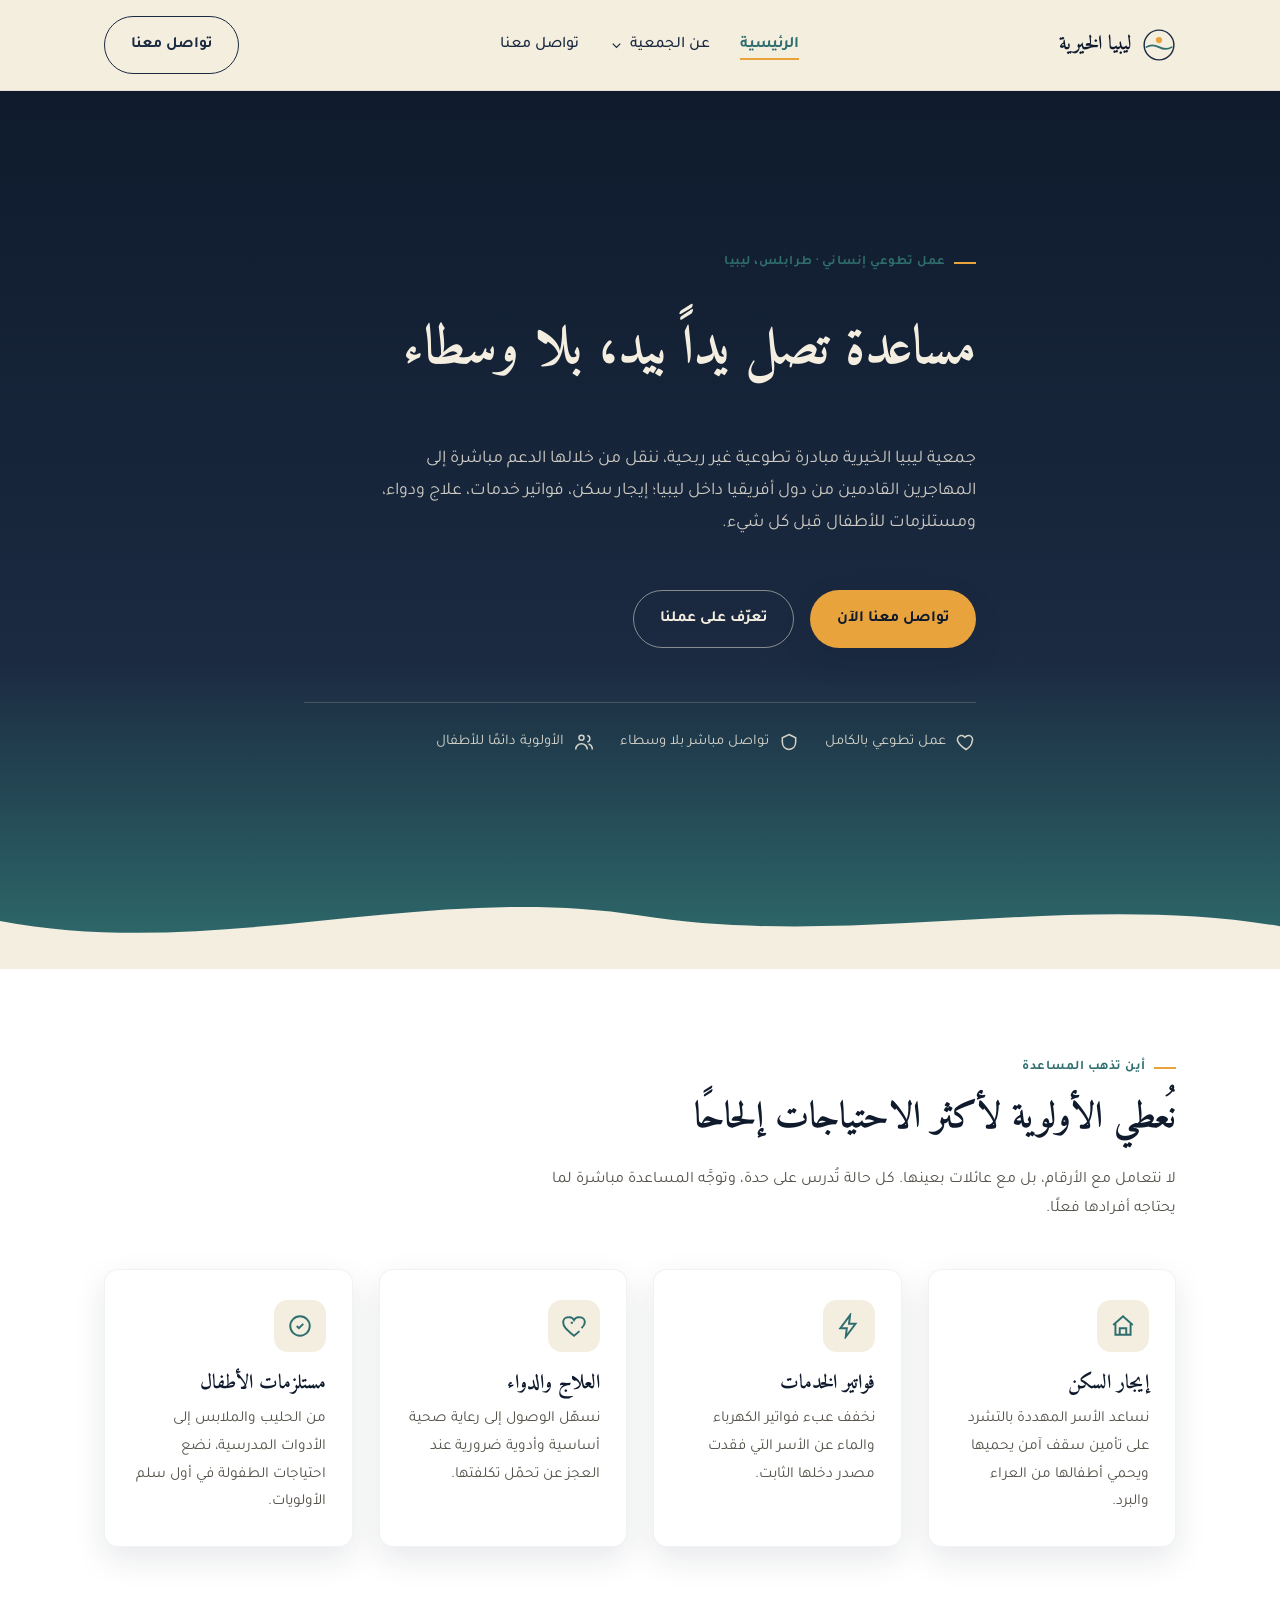
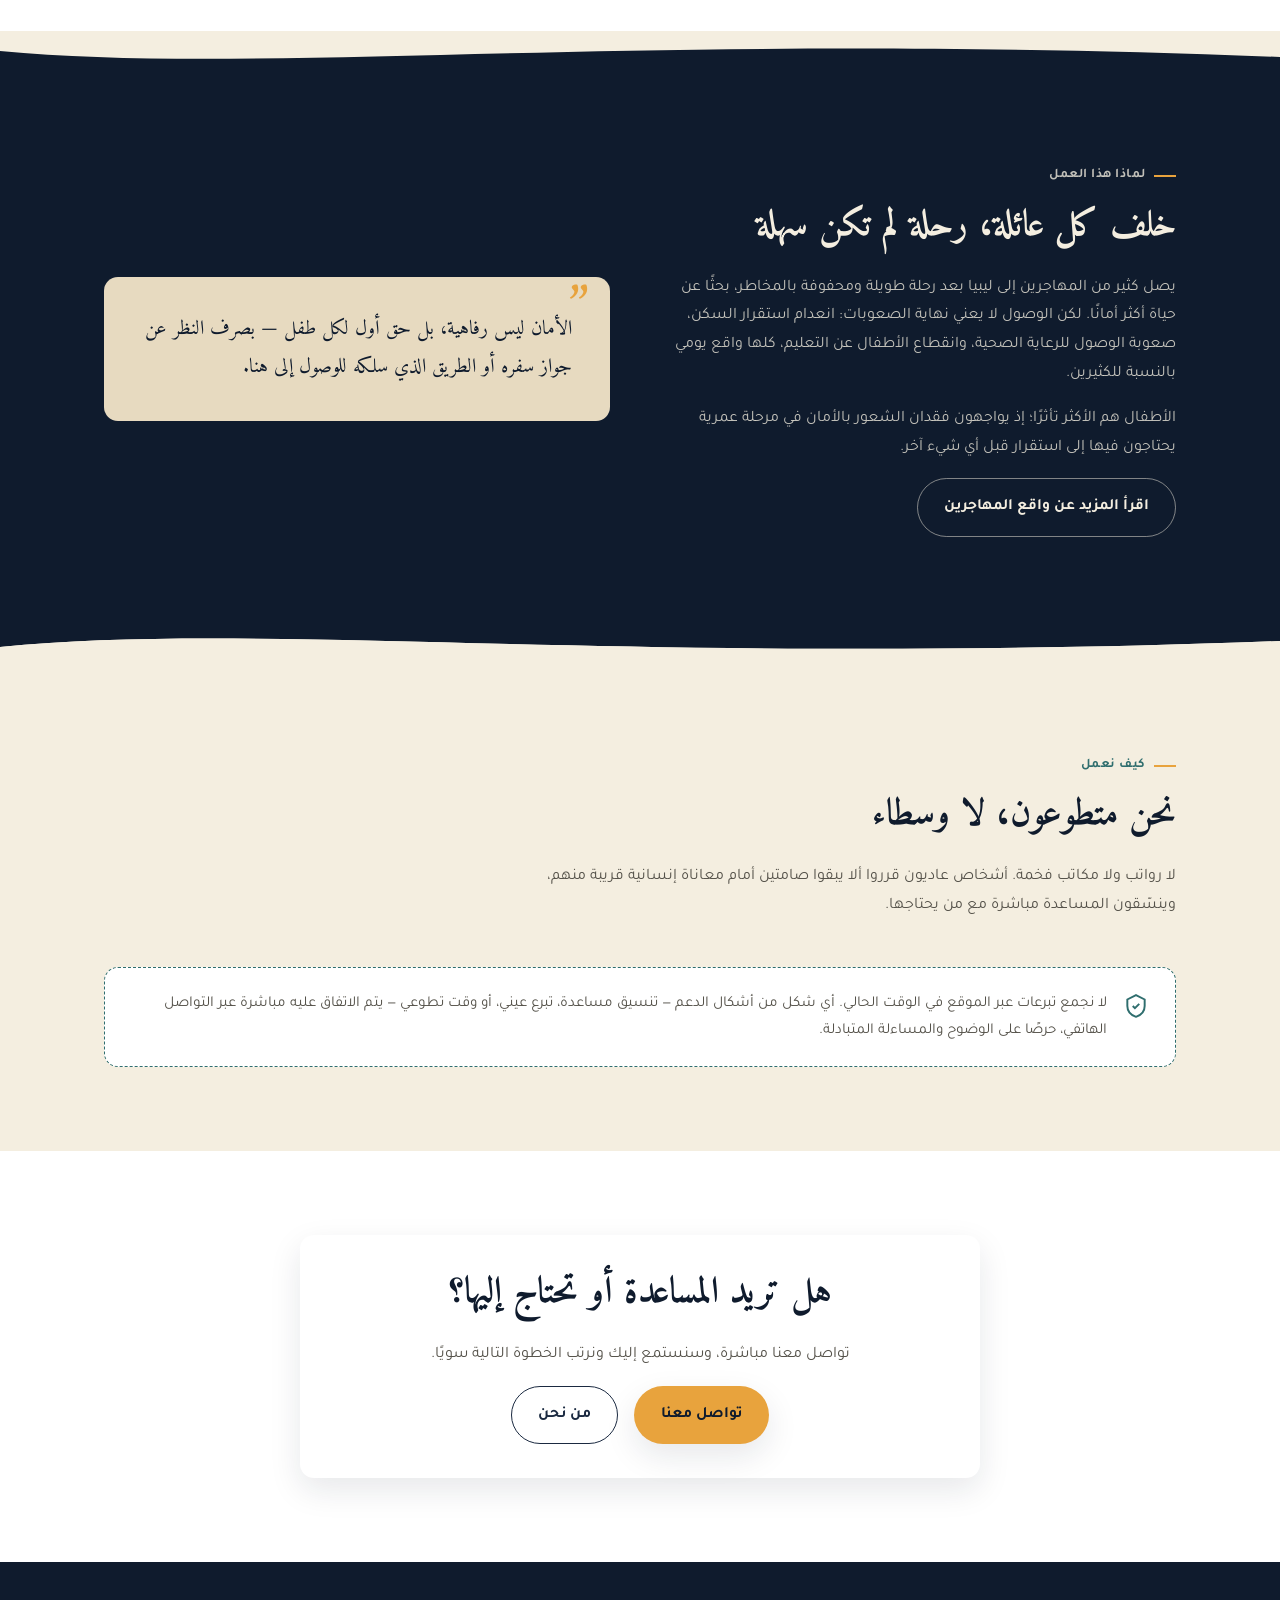
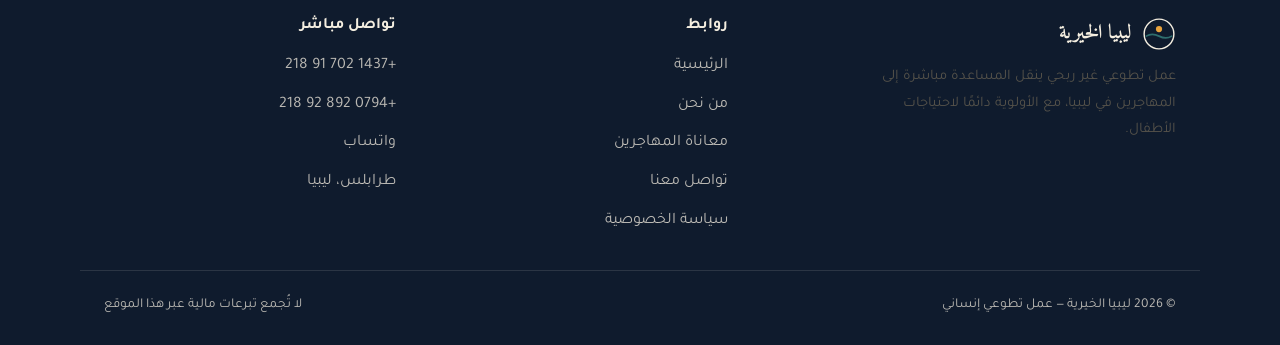
<file: index.html>
<!DOCTYPE html>
<html lang="ar" dir="rtl">
<head>
<meta charset="UTF-8">
<meta name="viewport" content="width=device-width, initial-scale=1.0">
<title>ليبيا الخيرية — مساعدة تصل مباشرة للمهاجرين في ليبيا</title>
<meta name="description" content="جمعية ليبيا الخيرية عمل تطوعي غير ربحي ينقل المساعدة مباشرة إلى المهاجرين من دول أفريقيا في ليبيا: إيجار، فواتير، علاج، ومستلزمات الأطفال.">
<link rel="preconnect" href="https://fonts.googleapis.com">
<link rel="preconnect" href="https://fonts.gstatic.com" crossorigin>
<link href="https://fonts.googleapis.com/css2?family=Amiri:wght@400;700&family=Tajawal:wght@400;500;700;900&display=swap" rel="stylesheet">
<link rel="stylesheet" href="css/style.css">
</head>
<body>

<a href="#main" class="skip-link">تخطَّ إلى المحتوى</a>

<header class="site-header">
  <nav class="nav container">
    <a href="index.html" class="brand">
      <svg class="brand-mark" viewBox="0 0 48 48" fill="none" xmlns="http://www.w3.org/2000/svg" aria-hidden="true">
        <circle cx="24" cy="24" r="21" stroke="#1B2A41" stroke-width="2"/>
        <path d="M6 27C11 24 18 24 24 27C30 30 37 30 42 27" stroke="#2F6E6E" stroke-width="2.4" stroke-linecap="round"/>
        <circle cx="24" cy="17" r="4.4" fill="#E8A33D"/>
      </svg>
      <span>ليبيا الخيرية</span>
    </a>
    <button class="nav-toggle" aria-label="فتح القائمة" aria-expanded="false">
      <span></span><span></span><span></span>
    </button>
    <ul class="nav-links">
      <li><a href="index.html" aria-current="page">الرئيسية</a></li>
      <li class="nav-dropdown">
        <button type="button" class="nav-dropdown-toggle" aria-expanded="false">
          عن الجمعية
          <svg viewBox="0 0 24 24" fill="none" stroke="currentColor" stroke-width="2" aria-hidden="true"><path d="M6 9l6 6 6-6"/></svg>
        </button>
        <div class="nav-dropdown-menu">
          <a href="about.html">من نحن</a>
          <a href="hardships.html">معاناة المهاجرين</a>
          <a href="privacy.html">سياسة الخصوصية</a>
        </div>
      </li>
      <li><a href="contact.html">تواصل معنا</a></li>
    </ul>
    <div class="nav-cta">
      <a href="contact.html" class="btn btn-ghost">تواصل معنا</a>
    </div>
  </nav>
</header>

<main id="main">

  <!-- ================= Hero ================= -->
  <section class="hero">
    <div class="container hero-inner">
      <p class="eyebrow">عمل تطوعي إنساني · طرابلس، ليبيا</p>
      <h1>مساعدة تصل يداً بيد، بلا وسطاء</h1>
      <p class="lead">جمعية ليبيا الخيرية مبادرة تطوعية غير ربحية، ننقل من خلالها الدعم مباشرة إلى المهاجرين القادمين من دول أفريقيا داخل ليبيا؛ إيجار سكن، فواتير خدمات، علاج ودواء، ومستلزمات للأطفال قبل كل شيء.</p>
      <div class="hero-actions">
        <a href="contact.html" class="btn btn-primary">تواصل معنا الآن</a>
        <a href="about.html" class="btn btn-outline">تعرّف على عملنا</a>
      </div>

      <div class="hero-badges">
        <div class="hero-badge">
          <svg viewBox="0 0 24 24" fill="none" stroke="currentColor" stroke-width="1.8"><path d="M12 21s-7-4.6-9.5-9.1C.6 8.2 2.4 4.8 5.9 4.2c2-.3 3.7.6 4.9 2.2 1.2-1.6 2.9-2.5 4.9-2.2 3.5.6 5.3 4 3.4 7.7C19 16.4 12 21 12 21z"/></svg>
          <span>عمل تطوعي بالكامل</span>
        </div>
        <div class="hero-badge">
          <svg viewBox="0 0 24 24" fill="none" stroke="currentColor" stroke-width="1.8"><path d="M12 3l8 4v5c0 5-3.4 8.4-8 9-4.6-.6-8-4-8-9V7l8-4z"/></svg>
          <span>تواصل مباشر بلا وسطاء</span>
        </div>
        <div class="hero-badge">
          <svg viewBox="0 0 24 24" fill="none" stroke="currentColor" stroke-width="1.8"><circle cx="9" cy="7" r="3"/><path d="M2 21c0-3.9 3.1-7 7-7s7 3.1 7 7"/><path d="M16 4.3c1.7.4 3 2 3 3.9 0 1.9-1.3 3.5-3 3.9"/><path d="M22 21c0-3-1.8-5.6-4.5-6.6"/></svg>
          <span>الأولوية دائمًا للأطفال</span>
        </div>
      </div>
    </div>

    <svg class="horizon" viewBox="0 0 1440 120" preserveAspectRatio="none" aria-hidden="true">
      <path d="M0,64 C240,110 480,20 720,58 C960,96 1200,30 1440,70 L1440,120 L0,120 Z" fill="#F4EEE0"/>
    </svg>
  </section>

  <!-- ================= ماذا نفعل ================= -->
  <section class="section-alt">
    <div class="container">
      <div class="section-head reveal">
        <p class="eyebrow">أين تذهب المساعدة</p>
        <h2>نُعطي الأولوية لأكثر الاحتياجات إلحاحًا</h2>
        <p>لا نتعامل مع الأرقام، بل مع عائلات بعينها. كل حالة تُدرس على حدة، وتوجَّه المساعدة مباشرة لما يحتاجه أفرادها فعلًا.</p>
      </div>

      <div class="grid">
        <div class="card reveal">
          <div class="card-icon">
            <svg viewBox="0 0 24 24" fill="none" stroke="currentColor" stroke-width="1.8"><path d="M3 11l9-8 9 8"/><path d="M5 10v10h14V10"/><path d="M9 20v-6h6v6"/></svg>
          </div>
          <h3>إيجار السكن</h3>
          <p>نساعد الأسر المهددة بالتشرد على تأمين سقف آمن يحميها ويحمي أطفالها من العراء والبرد.</p>
        </div>
        <div class="card reveal">
          <div class="card-icon">
            <svg viewBox="0 0 24 24" fill="none" stroke="currentColor" stroke-width="1.8"><path d="M13 2L4 14h6l-1 8 9-12h-6l1-8z"/></svg>
          </div>
          <h3>فواتير الخدمات</h3>
          <p>نخفف عبء فواتير الكهرباء والماء عن الأسر التي فقدت مصدر دخلها الثابت.</p>
        </div>
        <div class="card reveal">
          <div class="card-icon">
            <svg viewBox="0 0 24 24" fill="none" stroke="currentColor" stroke-width="1.8"><path d="M19 14c1.5-1.5 3-3.2 3-5.5A4.5 4.5 0 0017.5 4 4.9 4.9 0 0012 6.6 4.9 4.9 0 006.5 4 4.5 4.5 0 002 8.5C2 13 6 16 12 21c2-1.6 3.7-3 5-4.3"/><path d="M9 9h2M10 8v2"/></svg>
          </div>
          <h3>العلاج والدواء</h3>
          <p>نسهّل الوصول إلى رعاية صحية أساسية وأدوية ضرورية عند العجز عن تحمّل تكلفتها.</p>
        </div>
        <div class="card reveal">
          <div class="card-icon">
            <svg viewBox="0 0 24 24" fill="none" stroke="currentColor" stroke-width="1.8"><path d="M9 12l2 2 4-4"/><circle cx="12" cy="12" r="9"/></svg>
          </div>
          <h3>مستلزمات الأطفال</h3>
          <p>من الحليب والملابس إلى الأدوات المدرسية، نضع احتياجات الطفولة في أول سلم الأولويات.</p>
        </div>
      </div>
    </div>
  </section>

  <svg class="divider" viewBox="0 0 1440 46" preserveAspectRatio="none" aria-hidden="true">
    <path d="M0,20 C300,45 700,0 1440,26 L1440,46 L0,46 Z" fill="#0F1B2D"/>
  </svg>

  <!-- ================= معاناة موجزة ================= -->
  <section class="section-navy">
    <div class="container split">
      <div class="reveal">
        <p class="eyebrow">لماذا هذا العمل</p>
        <h2>خلف كل عائلة، رحلة لم تكن سهلة</h2>
        <p>يصل كثير من المهاجرين إلى ليبيا بعد رحلة طويلة ومحفوفة بالمخاطر، بحثًا عن حياة أكثر أمانًا. لكن الوصول لا يعني نهاية الصعوبات: انعدام استقرار السكن، صعوبة الوصول للرعاية الصحية، وانقطاع الأطفال عن التعليم، كلها واقع يومي بالنسبة للكثيرين.</p>
        <p>الأطفال هم الأكثر تأثرًا؛ إذ يواجهون فقدان الشعور بالأمان في مرحلة عمرية يحتاجون فيها إلى استقرار قبل أي شيء آخر.</p>
        <a href="hardships.html" class="btn btn-outline">اقرأ المزيد عن واقع المهاجرين</a>
      </div>
      <div class="callout reveal">
        الأمان ليس رفاهية، بل حق أول لكل طفل — بصرف النظر عن جواز سفره أو الطريق الذي سلكه للوصول إلى هنا.
      </div>
    </div>
  </section>

  <svg class="divider" viewBox="0 0 1440 46" preserveAspectRatio="none" aria-hidden="true">
    <path d="M0,26 C300,0 700,45 1440,20 L1440,0 L0,0 Z" fill="#0F1B2D"/>
    <path d="M0,26 C300,0 700,45 1440,20 L1440,46 L0,46 Z" fill="#F4EEE0"/>
  </svg>

  <!-- ================= الثقة ================= -->
  <section>
    <div class="container">
      <div class="section-head reveal">
        <p class="eyebrow">كيف نعمل</p>
        <h2>نحن متطوعون، لا وسطاء</h2>
        <p>لا رواتب ولا مكاتب فخمة. أشخاص عاديون قرروا ألا يبقوا صامتين أمام معاناة إنسانية قريبة منهم، وينسّقون المساعدة مباشرة مع من يحتاجها.</p>
      </div>

      <div class="trust-note reveal">
        <svg viewBox="0 0 24 24" fill="none" stroke="currentColor" stroke-width="1.8"><path d="M12 2l8 4v6c0 5-3.5 8.5-8 10-4.5-1.5-8-5-8-10V6l8-4z"/><path d="M9 12l2 2 4-4"/></svg>
        <p>لا نجمع تبرعات عبر الموقع في الوقت الحالي. أي شكل من أشكال الدعم — تنسيق مساعدة، تبرع عيني، أو وقت تطوعي — يتم الاتفاق عليه مباشرة عبر التواصل الهاتفي، حرصًا على الوضوح والمساءلة المتبادلة.</p>
      </div>
    </div>
  </section>

  <!-- ================= CTA ================= -->
  <section class="section-alt">
    <div class="container">
      <div class="panel reveal" style="text-align:center; max-width:680px; margin-inline:auto;">
        <h2>هل تريد المساعدة أو تحتاج إليها؟</h2>
        <p>تواصل معنا مباشرة، وسنستمع إليك ونرتب الخطوة التالية سويًا.</p>
        <div class="hero-actions" style="justify-content:center;">
          <a href="contact.html" class="btn btn-primary">تواصل معنا</a>
          <a href="about.html" class="btn btn-ghost">من نحن</a>
        </div>
      </div>
    </div>
  </section>

</main>

<footer>
  <div class="container footer-grid">
    <div>
      <a href="index.html" class="brand">
        <svg class="brand-mark" viewBox="0 0 48 48" fill="none" xmlns="http://www.w3.org/2000/svg" aria-hidden="true">
          <circle cx="24" cy="24" r="21" stroke="#F4EEE0" stroke-width="2"/>
          <path d="M6 27C11 24 18 24 24 27C30 30 37 30 42 27" stroke="#2F6E6E" stroke-width="2.4" stroke-linecap="round"/>
          <circle cx="24" cy="17" r="4.4" fill="#E8A33D"/>
        </svg>
        <span>ليبيا الخيرية</span>
      </a>
      <p style="max-width:320px; font-size:.92rem;">عمل تطوعي غير ربحي ينقل المساعدة مباشرة إلى المهاجرين في ليبيا، مع الأولوية دائمًا لاحتياجات الأطفال.</p>
    </div>
    <div>
      <h4>روابط</h4>
      <ul>
        <li><a href="index.html">الرئيسية</a></li>
        <li><a href="about.html">من نحن</a></li>
        <li><a href="hardships.html">معاناة المهاجرين</a></li>
        <li><a href="contact.html">تواصل معنا</a></li>
        <li><a href="privacy.html">سياسة الخصوصية</a></li>
      </ul>
    </div>
    <div>
      <h4>تواصل مباشر</h4>
      <ul>
        <li><a href="tel:+218917021437" style="direction:ltr; display:inline-block;">218 91 702 1437+</a></li>
        <li><a href="tel:+218928920794" style="direction:ltr; display:inline-block;">218 92 892 0794+</a></li>
        <li><a href="https://wa.me/218917021437" target="_blank" rel="noopener">واتساب</a></li>
        <li>طرابلس، ليبيا</li>
      </ul>
    </div>
  </div>
  <div class="container footer-bottom">
    <span>© <span id="year"></span> ليبيا الخيرية — عمل تطوعي إنساني</span>
    <span>لا تُجمع تبرعات مالية عبر هذا الموقع</span>
  </div>
</footer>

<script src="js/script.js"></script>
</body>
</html>
</file>
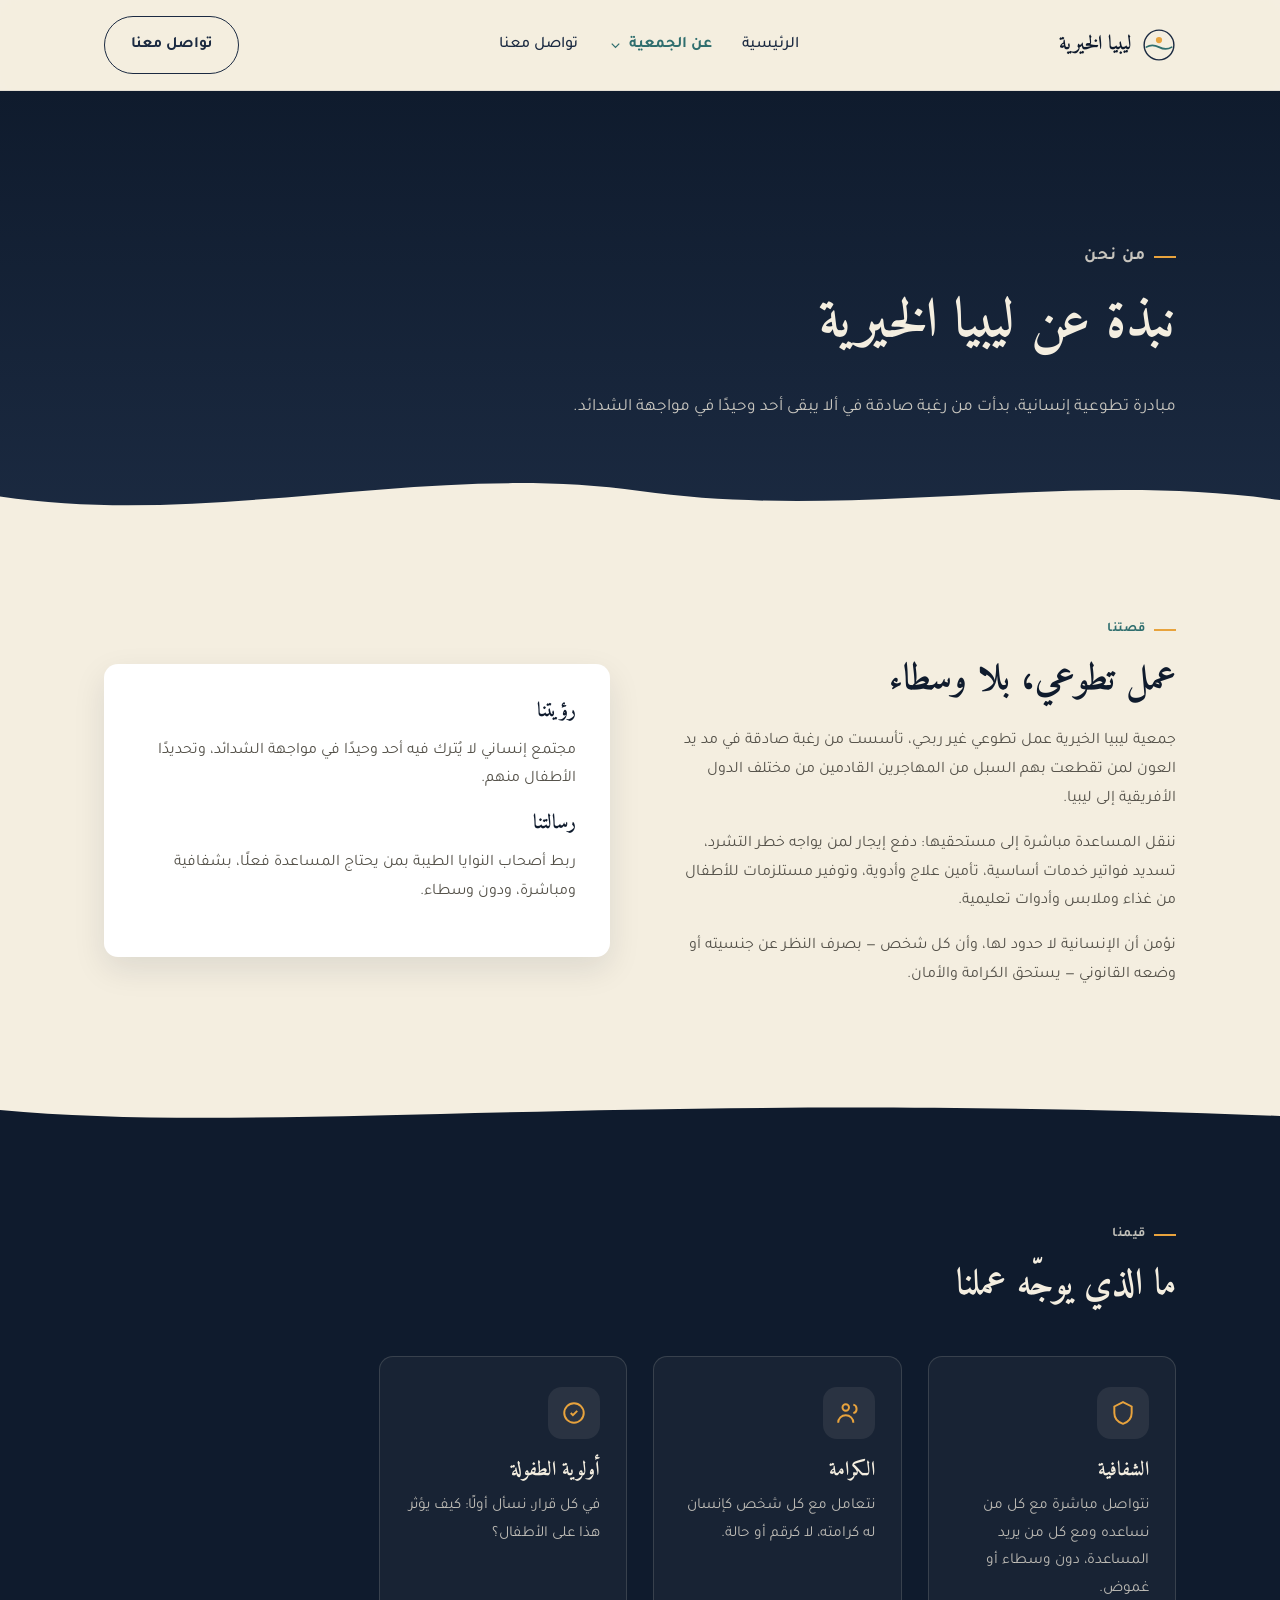
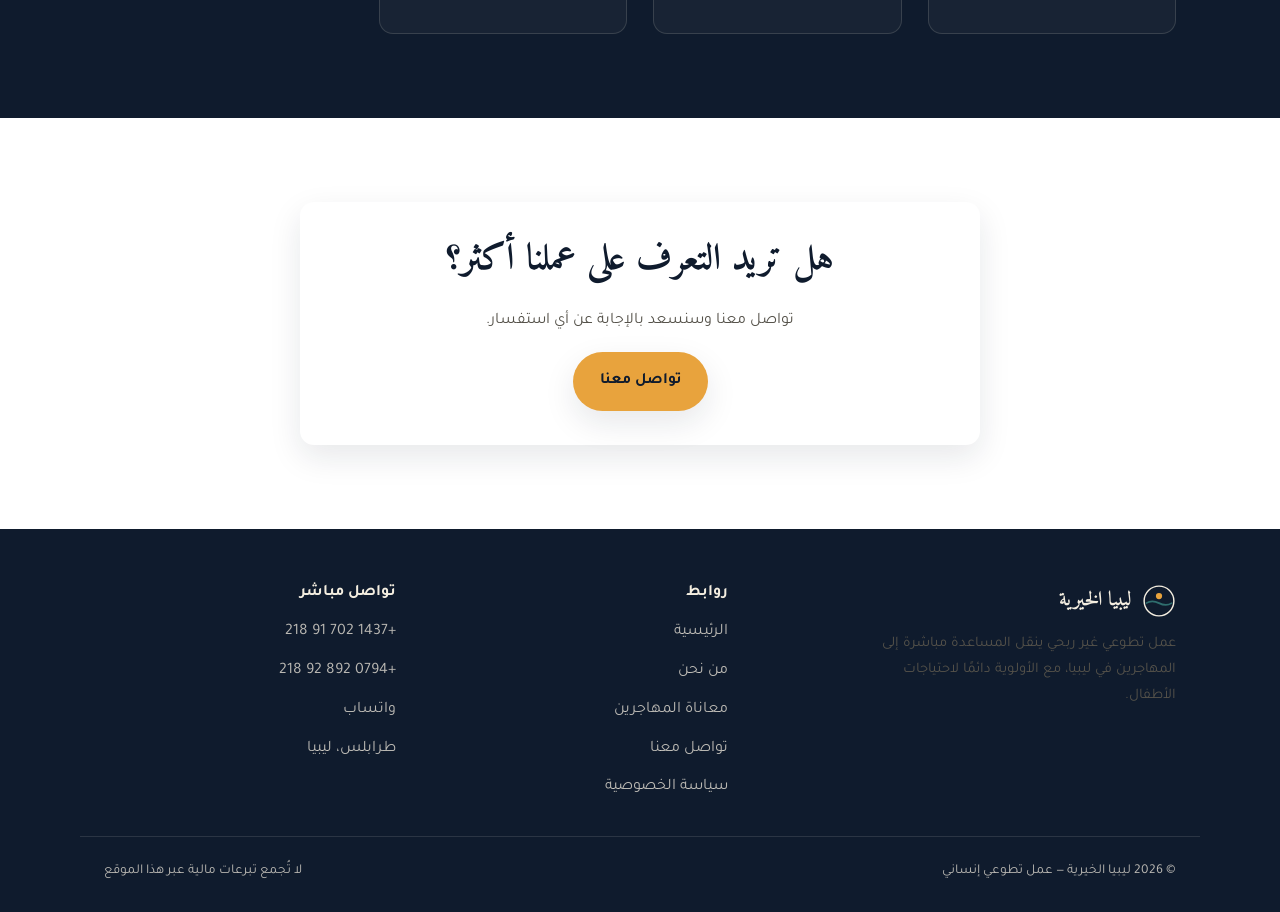
<file: about.html>
<!DOCTYPE html>
<html lang="ar" dir="rtl">
<head>
<meta charset="UTF-8">
<meta name="viewport" content="width=device-width, initial-scale=1.0">
<title>من نحن — ليبيا الخيرية</title>
<meta name="description" content="نبذة عن جمعية ليبيا الخيرية، عمل تطوعي غير ربحي ينقل المساعدة مباشرة للمهاجرين في ليبيا.">
<link rel="preconnect" href="https://fonts.googleapis.com">
<link rel="preconnect" href="https://fonts.gstatic.com" crossorigin>
<link href="https://fonts.googleapis.com/css2?family=Amiri:wght@400;700&family=Tajawal:wght@400;500;700;900&display=swap" rel="stylesheet">
<link rel="stylesheet" href="css/style.css">
</head>
<body>

<a href="#main" class="skip-link">تخطَّ إلى المحتوى</a>

<header class="site-header">
  <nav class="nav container">
    <a href="index.html" class="brand">
      <svg class="brand-mark" viewBox="0 0 48 48" fill="none" xmlns="http://www.w3.org/2000/svg" aria-hidden="true">
        <circle cx="24" cy="24" r="21" stroke="#1B2A41" stroke-width="2"/>
        <path d="M6 27C11 24 18 24 24 27C30 30 37 30 42 27" stroke="#2F6E6E" stroke-width="2.4" stroke-linecap="round"/>
        <circle cx="24" cy="17" r="4.4" fill="#E8A33D"/>
      </svg>
      <span>ليبيا الخيرية</span>
    </a>
    <button class="nav-toggle" aria-label="فتح القائمة" aria-expanded="false">
      <span></span><span></span><span></span>
    </button>
    <ul class="nav-links">
      <li><a href="index.html">الرئيسية</a></li>
      <li class="nav-dropdown">
        <button type="button" class="nav-dropdown-toggle active" aria-expanded="false" aria-current="section">
          عن الجمعية
          <svg viewBox="0 0 24 24" fill="none" stroke="currentColor" stroke-width="2" aria-hidden="true"><path d="M6 9l6 6 6-6"/></svg>
        </button>
        <div class="nav-dropdown-menu">
          <a href="about.html" aria-current="page">من نحن</a>
          <a href="hardships.html">معاناة المهاجرين</a>
          <a href="privacy.html">سياسة الخصوصية</a>
        </div>
      </li>
      <li><a href="contact.html">تواصل معنا</a></li>
    </ul>
    <div class="nav-cta">
      <a href="contact.html" class="btn btn-ghost">تواصل معنا</a>
    </div>
  </nav>
</header>

<main id="main">

  <section class="page-hero">
    <div class="container">
      <p class="eyebrow">من نحن</p>
      <h1>نبذة عن ليبيا الخيرية</h1>
      <p>مبادرة تطوعية إنسانية، بدأت من رغبة صادقة في ألا يبقى أحد وحيدًا في مواجهة الشدائد.</p>
    </div>
    <svg class="horizon" viewBox="0 0 1440 90" preserveAspectRatio="none" aria-hidden="true">
      <path d="M0,50 C240,86 480,10 720,44 C960,78 1200,20 1440,54 L1440,90 L0,90 Z" fill="#F4EEE0"/>
    </svg>
  </section>

  <section>
    <div class="container split">
      <div class="reveal">
        <p class="eyebrow">قصتنا</p>
        <h2>عمل تطوعي، بلا وسطاء</h2>
        <p>جمعية ليبيا الخيرية عمل تطوعي غير ربحي، تأسست من رغبة صادقة في مد يد العون لمن تقطعت بهم السبل من المهاجرين القادمين من مختلف الدول الأفريقية إلى ليبيا.</p>
        <p>ننقل المساعدة مباشرة إلى مستحقيها: دفع إيجار لمن يواجه خطر التشرد، تسديد فواتير خدمات أساسية، تأمين علاج وأدوية، وتوفير مستلزمات للأطفال من غذاء وملابس وأدوات تعليمية.</p>
        <p>نؤمن أن الإنسانية لا حدود لها، وأن كل شخص — بصرف النظر عن جنسيته أو وضعه القانوني — يستحق الكرامة والأمان.</p>
      </div>
      <div class="panel reveal">
        <h3>رؤيتنا</h3>
        <p>مجتمع إنساني لا يُترك فيه أحد وحيدًا في مواجهة الشدائد، وتحديدًا الأطفال منهم.</p>
        <h3>رسالتنا</h3>
        <p>ربط أصحاب النوايا الطيبة بمن يحتاج المساعدة فعلًا، بشفافية ومباشرة، ودون وسطاء.</p>
      </div>
    </div>
  </section>

  <svg class="divider" viewBox="0 0 1440 46" preserveAspectRatio="none" aria-hidden="true">
    <path d="M0,20 C300,45 700,0 1440,26 L1440,46 L0,46 Z" fill="#0F1B2D"/>
  </svg>

  <section class="section-navy">
    <div class="container">
      <div class="section-head reveal">
        <p class="eyebrow">قيمنا</p>
        <h2>ما الذي يوجّه عملنا</h2>
      </div>
      <div class="grid">
        <div class="card reveal" style="background:rgba(244,238,224,0.04); box-shadow:none; border-color:rgba(244,238,224,0.14);">
          <div class="card-icon" style="background:rgba(244,238,224,0.08);">
            <svg viewBox="0 0 24 24" fill="none" stroke="#E8A33D" stroke-width="1.8"><path d="M12 2l8 4v6c0 5-3.5 8.5-8 10-4.5-1.5-8-5-8-10V6l8-4z"/></svg>
          </div>
          <h3 style="color:#F4EEE0;">الشفافية</h3>
          <p style="color:rgba(244,238,224,0.75);">نتواصل مباشرة مع كل من نساعده ومع كل من يريد المساعدة، دون وسطاء أو غموض.</p>
        </div>
        <div class="card reveal" style="background:rgba(244,238,224,0.04); box-shadow:none; border-color:rgba(244,238,224,0.14);">
          <div class="card-icon" style="background:rgba(244,238,224,0.08);">
            <svg viewBox="0 0 24 24" fill="none" stroke="#E8A33D" stroke-width="1.8"><circle cx="9" cy="7" r="3"/><path d="M2 21c0-3.9 3.1-7 7-7s7 3.1 7 7"/><path d="M16 4.3c1.7.4 3 2 3 3.9 0 1.9-1.3 3.5-3 3.9"/></svg>
          </div>
          <h3 style="color:#F4EEE0;">الكرامة</h3>
          <p style="color:rgba(244,238,224,0.75);">نتعامل مع كل شخص كإنسان له كرامته، لا كرقم أو حالة.</p>
        </div>
        <div class="card reveal" style="background:rgba(244,238,224,0.04); box-shadow:none; border-color:rgba(244,238,224,0.14);">
          <div class="card-icon" style="background:rgba(244,238,224,0.08);">
            <svg viewBox="0 0 24 24" fill="none" stroke="#E8A33D" stroke-width="1.8"><path d="M9 12l2 2 4-4"/><circle cx="12" cy="12" r="9"/></svg>
          </div>
          <h3 style="color:#F4EEE0;">أولوية الطفولة</h3>
          <p style="color:rgba(244,238,224,0.75);">في كل قرار، نسأل أولًا: كيف يؤثر هذا على الأطفال؟</p>
        </div>
      </div>
    </div>
  </section>

  <section class="section-alt">
    <div class="container">
      <div class="panel reveal" style="text-align:center; max-width:680px; margin-inline:auto;">
        <h2>هل تريد التعرف على عملنا أكثر؟</h2>
        <p>تواصل معنا وسنسعد بالإجابة عن أي استفسار.</p>
        <a href="contact.html" class="btn btn-primary">تواصل معنا</a>
      </div>
    </div>
  </section>

</main>

<footer>
  <div class="container footer-grid">
    <div>
      <a href="index.html" class="brand">
        <svg class="brand-mark" viewBox="0 0 48 48" fill="none" xmlns="http://www.w3.org/2000/svg" aria-hidden="true">
          <circle cx="24" cy="24" r="21" stroke="#F4EEE0" stroke-width="2"/>
          <path d="M6 27C11 24 18 24 24 27C30 30 37 30 42 27" stroke="#2F6E6E" stroke-width="2.4" stroke-linecap="round"/>
          <circle cx="24" cy="17" r="4.4" fill="#E8A33D"/>
        </svg>
        <span>ليبيا الخيرية</span>
      </a>
      <p style="max-width:320px; font-size:.92rem;">عمل تطوعي غير ربحي ينقل المساعدة مباشرة إلى المهاجرين في ليبيا، مع الأولوية دائمًا لاحتياجات الأطفال.</p>
    </div>
    <div>
      <h4>روابط</h4>
      <ul>
        <li><a href="index.html">الرئيسية</a></li>
        <li><a href="about.html">من نحن</a></li>
        <li><a href="hardships.html">معاناة المهاجرين</a></li>
        <li><a href="contact.html">تواصل معنا</a></li>
        <li><a href="privacy.html">سياسة الخصوصية</a></li>
      </ul>
    </div>
    <div>
      <h4>تواصل مباشر</h4>
      <ul>
        <li><a href="tel:+218917021437" style="direction:ltr; display:inline-block;">218 91 702 1437+</a></li>
        <li><a href="tel:+218928920794" style="direction:ltr; display:inline-block;">218 92 892 0794+</a></li>
        <li><a href="https://wa.me/218917021437" target="_blank" rel="noopener">واتساب</a></li>
        <li>طرابلس، ليبيا</li>
      </ul>
    </div>
  </div>
  <div class="container footer-bottom">
    <span>© <span id="year"></span> ليبيا الخيرية — عمل تطوعي إنساني</span>
    <span>لا تُجمع تبرعات مالية عبر هذا الموقع</span>
  </div>
</footer>

<script src="js/script.js"></script>
</body>
</html>
</file>
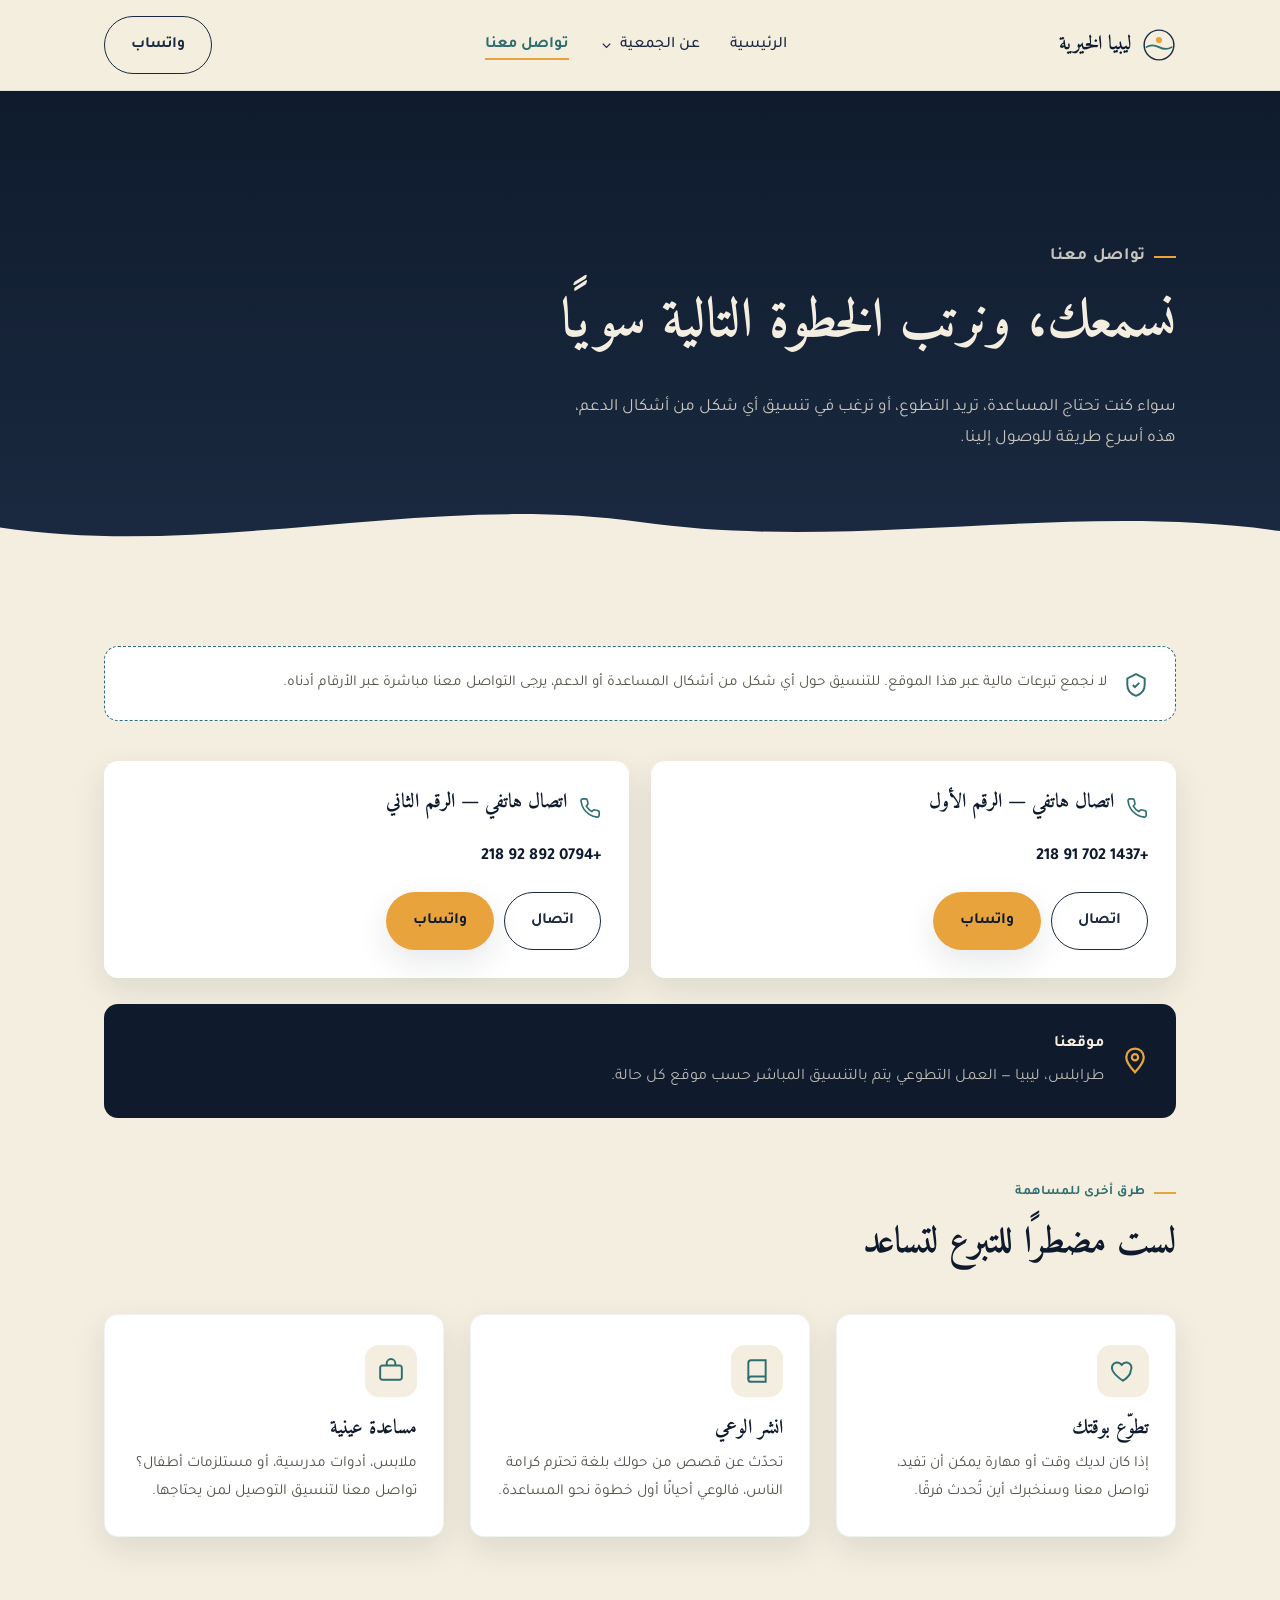
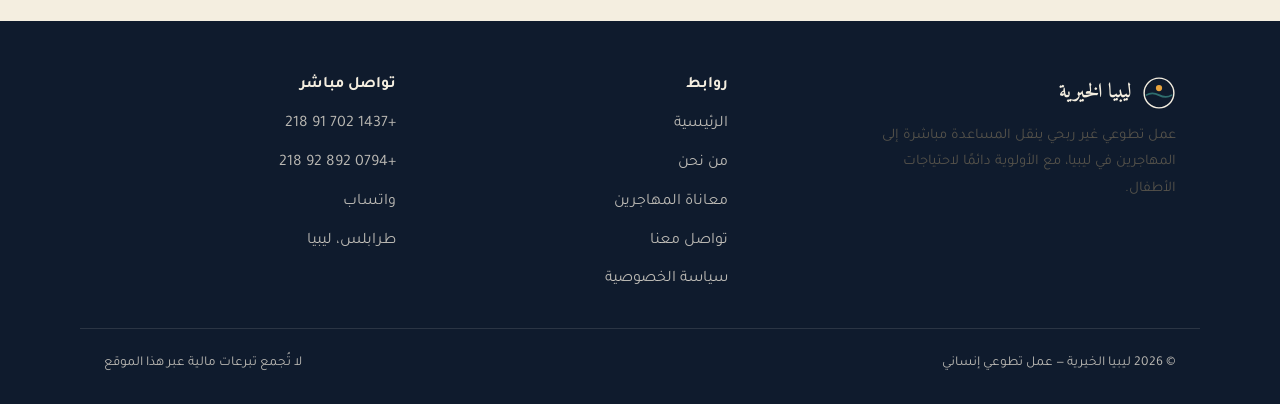
<file: contact.html>
<!DOCTYPE html>
<html lang="ar" dir="rtl">
<head>
<meta charset="UTF-8">
<meta name="viewport" content="width=device-width, initial-scale=1.0">
<title>تواصل معنا — ليبيا الخيرية</title>
<meta name="description" content="تواصل مع جمعية ليبيا الخيرية عبر الهاتف أو واتساب لتنسيق المساعدة أو التطوع.">
<link rel="preconnect" href="https://fonts.googleapis.com">
<link rel="preconnect" href="https://fonts.gstatic.com" crossorigin>
<link href="https://fonts.googleapis.com/css2?family=Amiri:wght@400;700&family=Tajawal:wght@400;500;700;900&display=swap" rel="stylesheet">
<link rel="stylesheet" href="css/style.css">
</head>
<body>

<a href="#main" class="skip-link">تخطَّ إلى المحتوى</a>

<header class="site-header">
  <nav class="nav container">
    <a href="index.html" class="brand">
      <svg class="brand-mark" viewBox="0 0 48 48" fill="none" xmlns="http://www.w3.org/2000/svg" aria-hidden="true">
        <circle cx="24" cy="24" r="21" stroke="#1B2A41" stroke-width="2"/>
        <path d="M6 27C11 24 18 24 24 27C30 30 37 30 42 27" stroke="#2F6E6E" stroke-width="2.4" stroke-linecap="round"/>
        <circle cx="24" cy="17" r="4.4" fill="#E8A33D"/>
      </svg>
      <span>ليبيا الخيرية</span>
    </a>
    <button class="nav-toggle" aria-label="فتح القائمة" aria-expanded="false">
      <span></span><span></span><span></span>
    </button>
    <ul class="nav-links">
      <li><a href="index.html">الرئيسية</a></li>
      <li class="nav-dropdown">
        <button type="button" class="nav-dropdown-toggle" aria-expanded="false">
          عن الجمعية
          <svg viewBox="0 0 24 24" fill="none" stroke="currentColor" stroke-width="2" aria-hidden="true"><path d="M6 9l6 6 6-6"/></svg>
        </button>
        <div class="nav-dropdown-menu">
          <a href="about.html">من نحن</a>
          <a href="hardships.html">معاناة المهاجرين</a>
          <a href="privacy.html">سياسة الخصوصية</a>
        </div>
      </li>
      <li><a href="contact.html" aria-current="page">تواصل معنا</a></li>
    </ul>
    <div class="nav-cta">
      <a href="https://wa.me/218917021437" target="_blank" rel="noopener" class="btn btn-ghost">واتساب</a>
    </div>
  </nav>
</header>

<main id="main">

  <section class="page-hero">
    <div class="container">
      <p class="eyebrow">تواصل معنا</p>
      <h1>نسمعك، ونرتب الخطوة التالية سويًا</h1>
      <p>سواء كنت تحتاج المساعدة، تريد التطوع، أو ترغب في تنسيق أي شكل من أشكال الدعم، هذه أسرع طريقة للوصول إلينا.</p>
    </div>
    <svg class="horizon" viewBox="0 0 1440 90" preserveAspectRatio="none" aria-hidden="true">
      <path d="M0,50 C240,86 480,10 720,44 C960,78 1200,20 1440,54 L1440,90 L0,90 Z" fill="#F4EEE0"/>
    </svg>
  </section>

  <section>
    <div class="container">

      <div class="trust-note reveal" style="margin-bottom: 40px;">
        <svg viewBox="0 0 24 24" fill="none" stroke="currentColor" stroke-width="1.8"><path d="M12 2l8 4v6c0 5-3.5 8.5-8 10-4.5-1.5-8-5-8-10V6l8-4z"/><path d="M9 12l2 2 4-4"/></svg>
        <p>لا نجمع تبرعات مالية عبر هذا الموقع. للتنسيق حول أي شكل من أشكال المساعدة أو الدعم، يرجى التواصل معنا مباشرة عبر الأرقام أدناه.</p>
      </div>

      <div class="contact-grid">
        <div class="contact-card reveal">
          <div class="row">
            <svg viewBox="0 0 24 24" fill="none" stroke="currentColor" stroke-width="1.8"><path d="M22 16.9v3a2 2 0 01-2.2 2 19.8 19.8 0 01-8.6-3 19.5 19.5 0 01-6-6 19.8 19.8 0 01-3-8.7A2 2 0 014.1 2h3a2 2 0 012 1.7c.1.9.3 1.8.6 2.7a2 2 0 01-.4 2.1L8 9.9a16 16 0 006 6l1.4-1.4a2 2 0 012.1-.4c.9.3 1.8.5 2.7.6a2 2 0 011.8 2.2z"/></svg>
            <h3>اتصال هاتفي — الرقم الأول</h3>
          </div>
          <a class="value" href="tel:+218917021437">218 91 702 1437+</a>
          <div style="display:flex; gap:10px; flex-wrap:wrap;">
            <a href="tel:+218917021437" class="btn btn-ghost">اتصال</a>
            <a href="https://wa.me/218917021437" target="_blank" rel="noopener" class="btn btn-primary">واتساب</a>
          </div>
        </div>

        <div class="contact-card reveal">
          <div class="row">
            <svg viewBox="0 0 24 24" fill="none" stroke="currentColor" stroke-width="1.8"><path d="M22 16.9v3a2 2 0 01-2.2 2 19.8 19.8 0 01-8.6-3 19.5 19.5 0 01-6-6 19.8 19.8 0 01-3-8.7A2 2 0 014.1 2h3a2 2 0 012 1.7c.1.9.3 1.8.6 2.7a2 2 0 01-.4 2.1L8 9.9a16 16 0 006 6l1.4-1.4a2 2 0 012.1-.4c.9.3 1.8.5 2.7.6a2 2 0 011.8 2.2z"/></svg>
            <h3>اتصال هاتفي — الرقم الثاني</h3>
          </div>
          <a class="value" href="tel:+218928920794">218 92 892 0794+</a>
          <div style="display:flex; gap:10px; flex-wrap:wrap;">
            <a href="tel:+218928920794" class="btn btn-ghost">اتصال</a>
            <a href="https://wa.me/218928920794" target="_blank" rel="noopener" class="btn btn-primary">واتساب</a>
          </div>
        </div>
      </div>

      <div class="map-note reveal" style="margin-top: 26px;">
        <svg viewBox="0 0 24 24" fill="none" stroke="currentColor" stroke-width="1.8"><path d="M12 21s-7-7.4-7-12a7 7 0 1114 0c0 4.6-7 12-7 12z"/><circle cx="12" cy="9" r="2.5"/></svg>
        <div>
          <strong>موقعنا</strong>
          <p style="margin:4px 0 0; color: rgba(244,238,224,0.75);">طرابلس، ليبيا — العمل التطوعي يتم بالتنسيق المباشر حسب موقع كل حالة.</p>
        </div>
      </div>

      <div class="section-head reveal" style="margin-top: 60px;">
        <p class="eyebrow">طرق أخرى للمساهمة</p>
        <h2>لست مضطرًا للتبرع لتساعد</h2>
      </div>
      <div class="grid" style="grid-template-columns: repeat(3,1fr);">
        <div class="card reveal">
          <div class="card-icon">
            <svg viewBox="0 0 24 24" fill="none" stroke="currentColor" stroke-width="1.8"><path d="M12 21s-7-4.6-9.5-9.1C.6 8.2 2.4 4.8 5.9 4.2c2-.3 3.7.6 4.9 2.2 1.2-1.6 2.9-2.5 4.9-2.2 3.5.6 5.3 4 3.4 7.7C19 16.4 12 21 12 21z"/></svg>
          </div>
          <h3>تطوّع بوقتك</h3>
          <p>إذا كان لديك وقت أو مهارة يمكن أن تفيد، تواصل معنا وسنخبرك أين تُحدث فرقًا.</p>
        </div>
        <div class="card reveal">
          <div class="card-icon">
            <svg viewBox="0 0 24 24" fill="none" stroke="currentColor" stroke-width="1.8"><path d="M4 19.5A2.5 2.5 0 016.5 17H20"/><path d="M6.5 2H20v20H6.5A2.5 2.5 0 014 19.5v-15A2.5 2.5 0 016.5 2z"/></svg>
          </div>
          <h3>انشر الوعي</h3>
          <p>تحدّث عن قصص من حولك بلغة تحترم كرامة الناس، فالوعي أحيانًا أول خطوة نحو المساعدة.</p>
        </div>
        <div class="card reveal">
          <div class="card-icon">
            <svg viewBox="0 0 24 24" fill="none" stroke="currentColor" stroke-width="1.8"><path d="M20 7H4a2 2 0 00-2 2v9a2 2 0 002 2h16a2 2 0 002-2V9a2 2 0 00-2-2z"/><path d="M16 7V5a4 4 0 00-8 0v2"/></svg>
          </div>
          <h3>مساعدة عينية</h3>
          <p>ملابس، أدوات مدرسية، أو مستلزمات أطفال؟ تواصل معنا لتنسيق التوصيل لمن يحتاجها.</p>
        </div>
      </div>

    </div>
  </section>

</main>

<footer>
  <div class="container footer-grid">
    <div>
      <a href="index.html" class="brand">
        <svg class="brand-mark" viewBox="0 0 48 48" fill="none" xmlns="http://www.w3.org/2000/svg" aria-hidden="true">
          <circle cx="24" cy="24" r="21" stroke="#F4EEE0" stroke-width="2"/>
          <path d="M6 27C11 24 18 24 24 27C30 30 37 30 42 27" stroke="#2F6E6E" stroke-width="2.4" stroke-linecap="round"/>
          <circle cx="24" cy="17" r="4.4" fill="#E8A33D"/>
        </svg>
        <span>ليبيا الخيرية</span>
      </a>
      <p style="max-width:320px; font-size:.92rem;">عمل تطوعي غير ربحي ينقل المساعدة مباشرة إلى المهاجرين في ليبيا، مع الأولوية دائمًا لاحتياجات الأطفال.</p>
    </div>
    <div>
      <h4>روابط</h4>
      <ul>
        <li><a href="index.html">الرئيسية</a></li>
        <li><a href="about.html">من نحن</a></li>
        <li><a href="hardships.html">معاناة المهاجرين</a></li>
        <li><a href="contact.html">تواصل معنا</a></li>
        <li><a href="privacy.html">سياسة الخصوصية</a></li>
      </ul>
    </div>
    <div>
      <h4>تواصل مباشر</h4>
      <ul>
        <li><a href="tel:+218917021437" style="direction:ltr; display:inline-block;">218 91 702 1437+</a></li>
        <li><a href="tel:+218928920794" style="direction:ltr; display:inline-block;">218 92 892 0794+</a></li>
        <li><a href="https://wa.me/218917021437" target="_blank" rel="noopener">واتساب</a></li>
        <li>طرابلس، ليبيا</li>
      </ul>
    </div>
  </div>
  <div class="container footer-bottom">
    <span>© <span id="year"></span> ليبيا الخيرية — عمل تطوعي إنساني</span>
    <span>لا تُجمع تبرعات مالية عبر هذا الموقع</span>
  </div>
</footer>

<script src="js/script.js"></script>
</body>
</html>
</file>
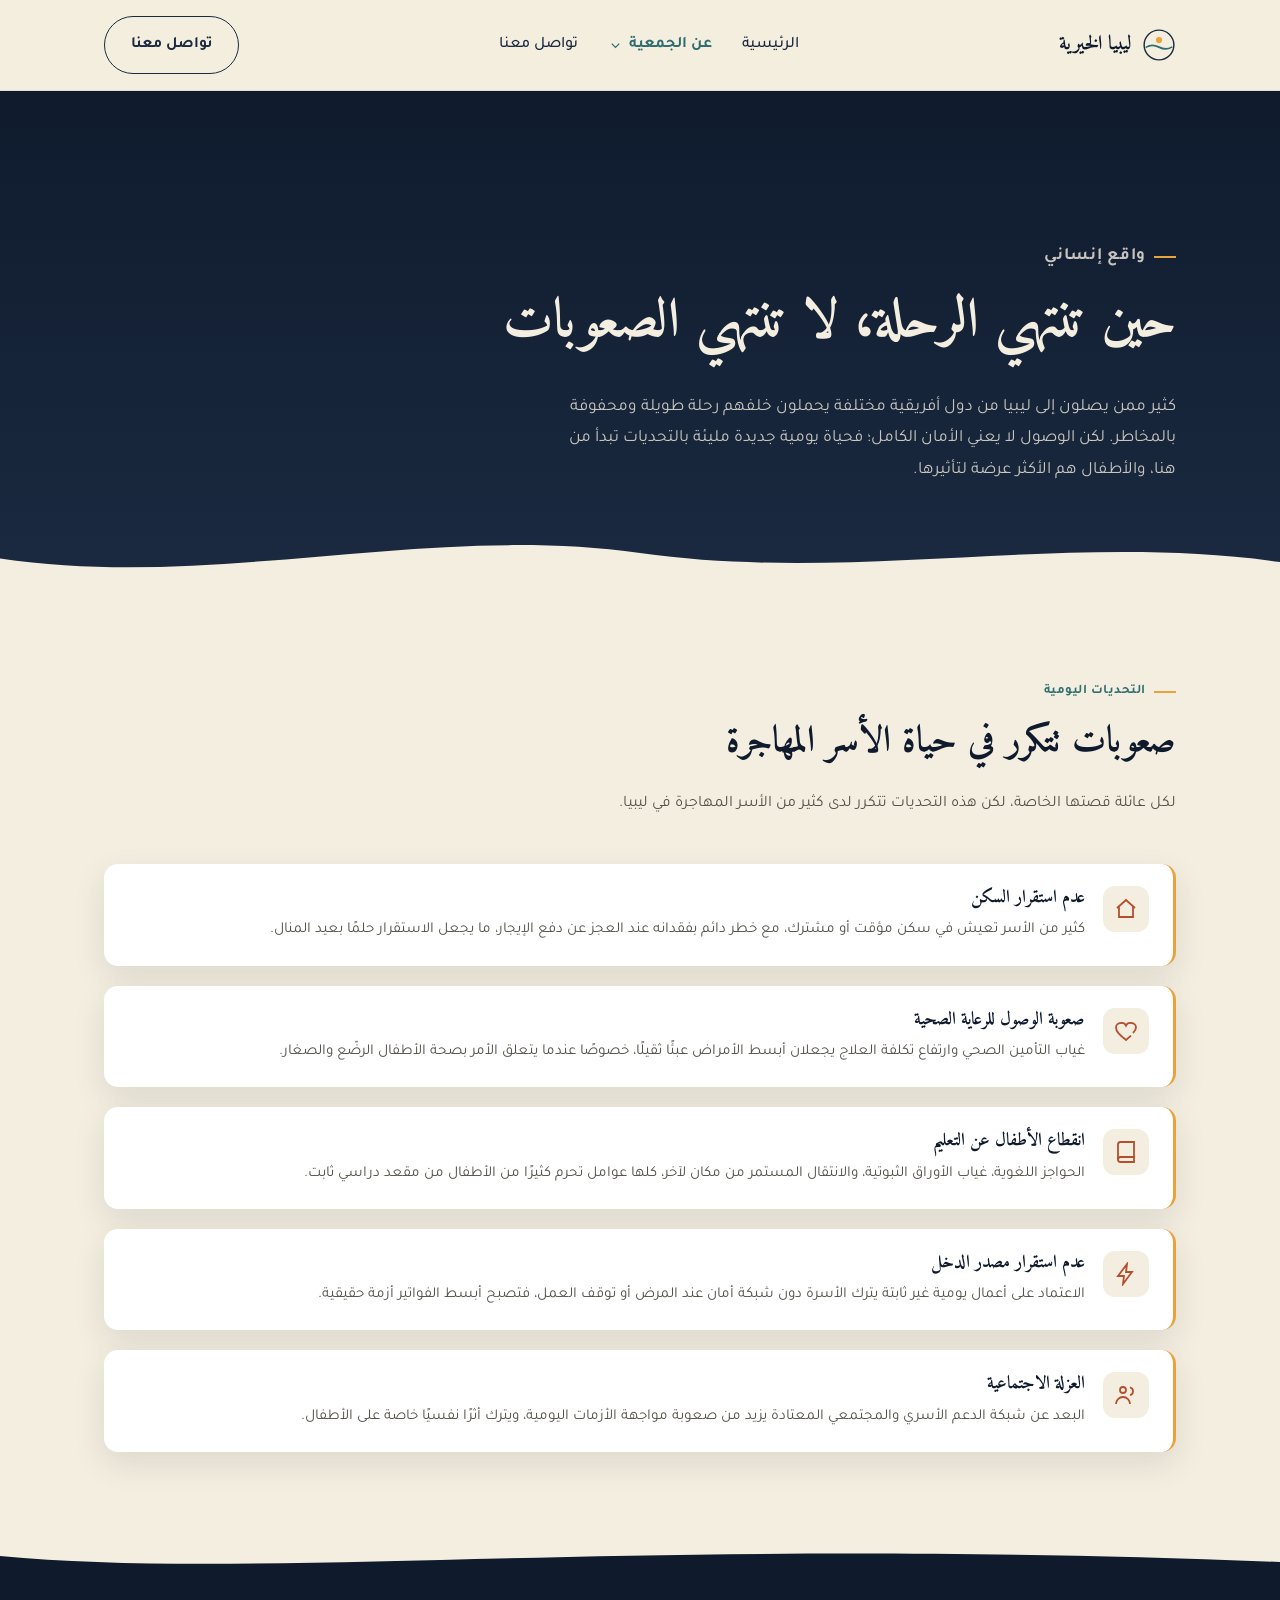
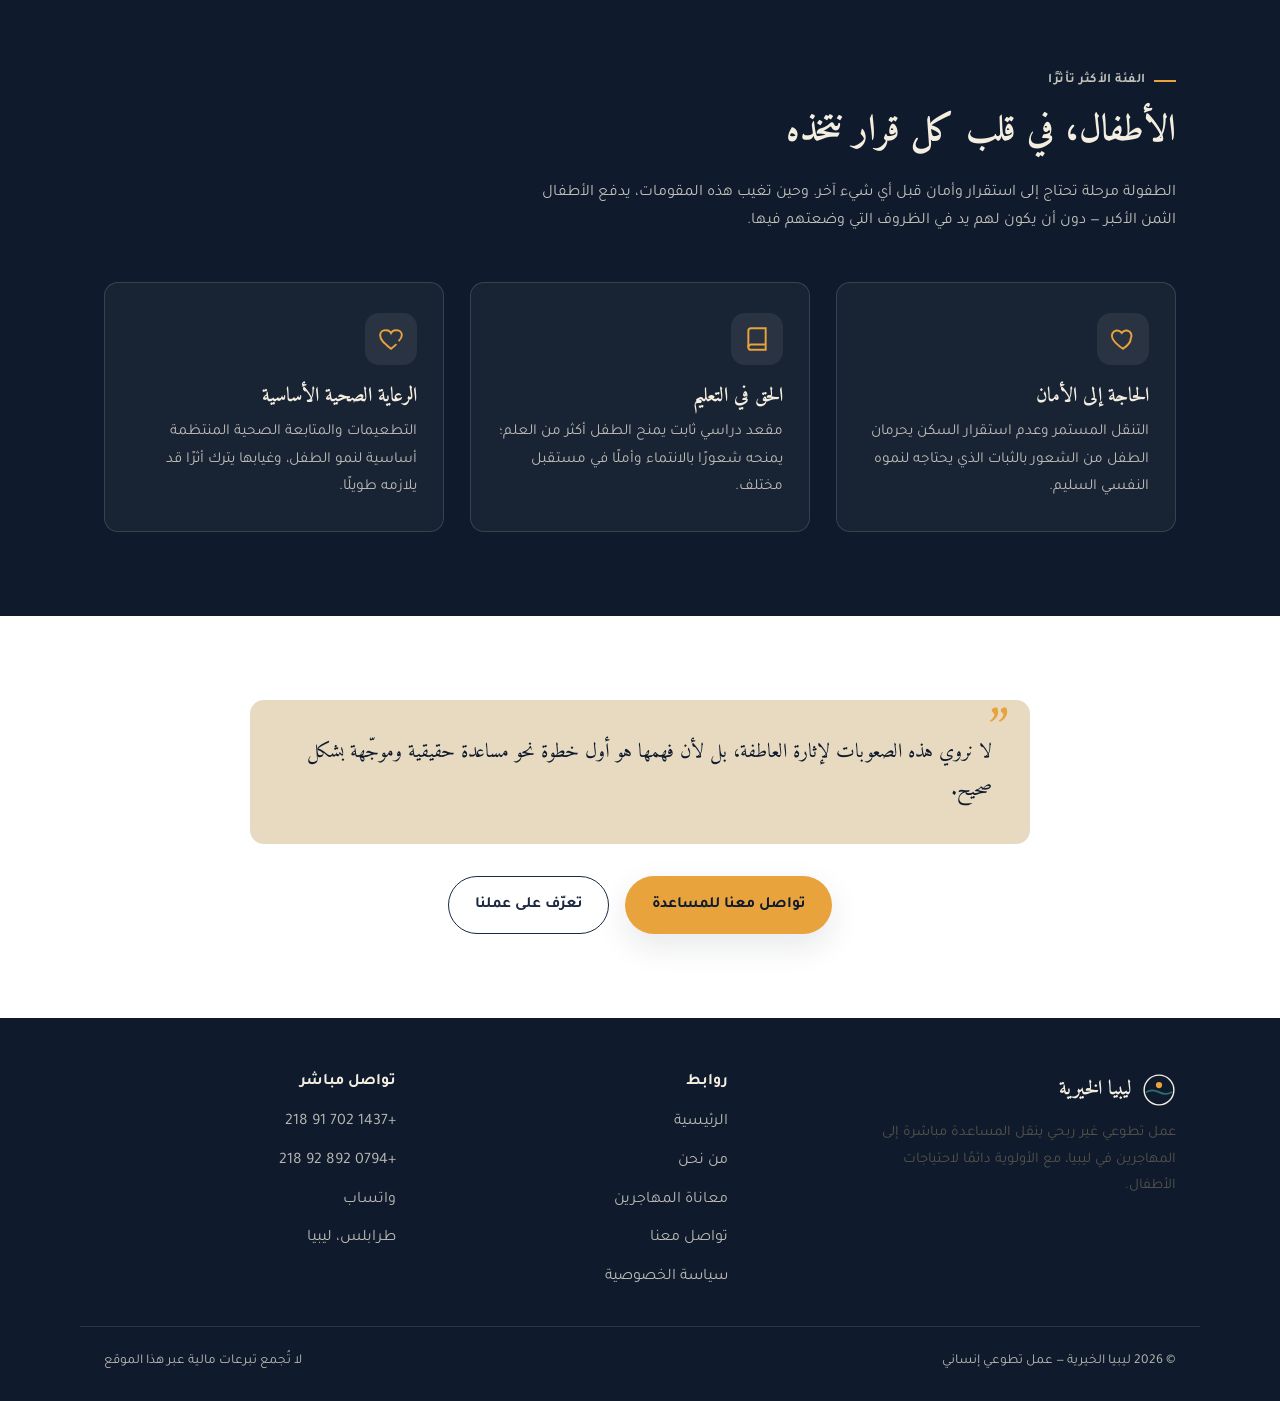
<file: hardships.html>
<!DOCTYPE html>
<html lang="ar" dir="rtl">
<head>
<meta charset="UTF-8">
<meta name="viewport" content="width=device-width, initial-scale=1.0">
<title>معاناة المهاجرين — ليبيا الخيرية</title>
<meta name="description" content="نظرة إنسانية على صعوبات المعيشة التي يواجهها المهاجرون في ليبيا، مع تركيز خاص على واقع الأطفال.">
<link rel="preconnect" href="https://fonts.googleapis.com">
<link rel="preconnect" href="https://fonts.gstatic.com" crossorigin>
<link href="https://fonts.googleapis.com/css2?family=Amiri:wght@400;700&family=Tajawal:wght@400;500;700;900&display=swap" rel="stylesheet">
<link rel="stylesheet" href="css/style.css">
</head>
<body>

<a href="#main" class="skip-link">تخطَّ إلى المحتوى</a>

<header class="site-header">
  <nav class="nav container">
    <a href="index.html" class="brand">
      <svg class="brand-mark" viewBox="0 0 48 48" fill="none" xmlns="http://www.w3.org/2000/svg" aria-hidden="true">
        <circle cx="24" cy="24" r="21" stroke="#1B2A41" stroke-width="2"/>
        <path d="M6 27C11 24 18 24 24 27C30 30 37 30 42 27" stroke="#2F6E6E" stroke-width="2.4" stroke-linecap="round"/>
        <circle cx="24" cy="17" r="4.4" fill="#E8A33D"/>
      </svg>
      <span>ليبيا الخيرية</span>
    </a>
    <button class="nav-toggle" aria-label="فتح القائمة" aria-expanded="false">
      <span></span><span></span><span></span>
    </button>
    <ul class="nav-links">
      <li><a href="index.html">الرئيسية</a></li>
      <li class="nav-dropdown">
        <button type="button" class="nav-dropdown-toggle active" aria-expanded="false" aria-current="section">
          عن الجمعية
          <svg viewBox="0 0 24 24" fill="none" stroke="currentColor" stroke-width="2" aria-hidden="true"><path d="M6 9l6 6 6-6"/></svg>
        </button>
        <div class="nav-dropdown-menu">
          <a href="about.html">من نحن</a>
          <a href="hardships.html" aria-current="page">معاناة المهاجرين</a>
          <a href="privacy.html">سياسة الخصوصية</a>
        </div>
      </li>
      <li><a href="contact.html">تواصل معنا</a></li>
    </ul>
    <div class="nav-cta">
      <a href="contact.html" class="btn btn-ghost">تواصل معنا</a>
    </div>
  </nav>
</header>

<main id="main">

  <section class="page-hero">
    <div class="container">
      <p class="eyebrow">واقع إنساني</p>
      <h1>حين تنتهي الرحلة، لا تنتهي الصعوبات</h1>
      <p>كثير ممن يصلون إلى ليبيا من دول أفريقية مختلفة يحملون خلفهم رحلة طويلة ومحفوفة بالمخاطر. لكن الوصول لا يعني الأمان الكامل؛ فحياة يومية جديدة مليئة بالتحديات تبدأ من هنا، والأطفال هم الأكثر عرضة لتأثيرها.</p>
    </div>
    <svg class="horizon" viewBox="0 0 1440 90" preserveAspectRatio="none" aria-hidden="true">
      <path d="M0,50 C240,86 480,10 720,44 C960,78 1200,20 1440,54 L1440,90 L0,90 Z" fill="#F4EEE0"/>
    </svg>
  </section>

  <section>
    <div class="container">
      <div class="section-head reveal">
        <p class="eyebrow">التحديات اليومية</p>
        <h2>صعوبات تتكرر في حياة الأسر المهاجرة</h2>
        <p>لكل عائلة قصتها الخاصة، لكن هذه التحديات تتكرر لدى كثير من الأسر المهاجرة في ليبيا.</p>
      </div>

      <div class="issue-list">
        <div class="issue reveal">
          <div class="issue-icon">
            <svg viewBox="0 0 24 24" fill="none" stroke="currentColor" stroke-width="1.8"><path d="M3 11l9-8 9 8"/><path d="M5 10v10h14V10"/></svg>
          </div>
          <div>
            <h3>عدم استقرار السكن</h3>
            <p>كثير من الأسر تعيش في سكن مؤقت أو مشترك، مع خطر دائم بفقدانه عند العجز عن دفع الإيجار، ما يجعل الاستقرار حلمًا بعيد المنال.</p>
          </div>
        </div>

        <div class="issue reveal">
          <div class="issue-icon">
            <svg viewBox="0 0 24 24" fill="none" stroke="currentColor" stroke-width="1.8"><path d="M19 14c1.5-1.5 3-3.2 3-5.5A4.5 4.5 0 0017.5 4 4.9 4.9 0 0012 6.6 4.9 4.9 0 006.5 4 4.5 4.5 0 002 8.5C2 13 6 16 12 21c2-1.6 3.7-3 5-4.3"/></svg>
          </div>
          <div>
            <h3>صعوبة الوصول للرعاية الصحية</h3>
            <p>غياب التأمين الصحي وارتفاع تكلفة العلاج يجعلان أبسط الأمراض عبئًا ثقيلًا، خصوصًا عندما يتعلق الأمر بصحة الأطفال الرضّع والصغار.</p>
          </div>
        </div>

        <div class="issue reveal">
          <div class="issue-icon">
            <svg viewBox="0 0 24 24" fill="none" stroke="currentColor" stroke-width="1.8"><path d="M4 19.5A2.5 2.5 0 016.5 17H20"/><path d="M6.5 2H20v20H6.5A2.5 2.5 0 014 19.5v-15A2.5 2.5 0 016.5 2z"/></svg>
          </div>
          <div>
            <h3>انقطاع الأطفال عن التعليم</h3>
            <p>الحواجز اللغوية، غياب الأوراق الثبوتية، والانتقال المستمر من مكان لآخر، كلها عوامل تحرم كثيرًا من الأطفال من مقعد دراسي ثابت.</p>
          </div>
        </div>

        <div class="issue reveal">
          <div class="issue-icon">
            <svg viewBox="0 0 24 24" fill="none" stroke="currentColor" stroke-width="1.8"><path d="M13 2L4 14h6l-1 8 9-12h-6l1-8z"/></svg>
          </div>
          <div>
            <h3>عدم استقرار مصدر الدخل</h3>
            <p>الاعتماد على أعمال يومية غير ثابتة يترك الأسرة دون شبكة أمان عند المرض أو توقف العمل، فتصبح أبسط الفواتير أزمة حقيقية.</p>
          </div>
        </div>

        <div class="issue reveal">
          <div class="issue-icon">
            <svg viewBox="0 0 24 24" fill="none" stroke="currentColor" stroke-width="1.8"><circle cx="9" cy="7" r="3"/><path d="M2 21c0-3.9 3.1-7 7-7s7 3.1 7 7"/><path d="M16 4.3c1.7.4 3 2 3 3.9 0 1.9-1.3 3.5-3 3.9"/></svg>
          </div>
          <div>
            <h3>العزلة الاجتماعية</h3>
            <p>البعد عن شبكة الدعم الأسري والمجتمعي المعتادة يزيد من صعوبة مواجهة الأزمات اليومية، ويترك أثرًا نفسيًا خاصة على الأطفال.</p>
          </div>
        </div>
      </div>
    </div>
  </section>

  <svg class="divider" viewBox="0 0 1440 46" preserveAspectRatio="none" aria-hidden="true">
    <path d="M0,20 C300,45 700,0 1440,26 L1440,46 L0,46 Z" fill="#0F1B2D"/>
  </svg>

  <!-- ================= الأطفال ================= -->
  <section class="section-navy">
    <div class="container">
      <div class="section-head reveal">
        <p class="eyebrow">الفئة الأكثر تأثرًا</p>
        <h2>الأطفال، في قلب كل قرار نتخذه</h2>
        <p>الطفولة مرحلة تحتاج إلى استقرار وأمان قبل أي شيء آخر. وحين تغيب هذه المقومات، يدفع الأطفال الثمن الأكبر — دون أن يكون لهم يد في الظروف التي وضعتهم فيها.</p>
      </div>

      <div class="grid" style="grid-template-columns: repeat(3, 1fr);">
        <div class="card reveal" style="background:rgba(244,238,224,0.04); box-shadow:none; border-color:rgba(244,238,224,0.14);">
          <div class="card-icon" style="background:rgba(244,238,224,0.08); color:#E8A33D;">
            <svg viewBox="0 0 24 24" fill="none" stroke="currentColor" stroke-width="1.8"><path d="M12 21s-7-4.6-9.5-9.1C.6 8.2 2.4 4.8 5.9 4.2c2-.3 3.7.6 4.9 2.2 1.2-1.6 2.9-2.5 4.9-2.2 3.5.6 5.3 4 3.4 7.7C19 16.4 12 21 12 21z"/></svg>
          </div>
          <h3 style="color:#F4EEE0;">الحاجة إلى الأمان</h3>
          <p style="color:rgba(244,238,224,0.75);">التنقل المستمر وعدم استقرار السكن يحرمان الطفل من الشعور بالثبات الذي يحتاجه لنموه النفسي السليم.</p>
        </div>
        <div class="card reveal" style="background:rgba(244,238,224,0.04); box-shadow:none; border-color:rgba(244,238,224,0.14);">
          <div class="card-icon" style="background:rgba(244,238,224,0.08); color:#E8A33D;">
            <svg viewBox="0 0 24 24" fill="none" stroke="currentColor" stroke-width="1.8"><path d="M4 19.5A2.5 2.5 0 016.5 17H20"/><path d="M6.5 2H20v20H6.5A2.5 2.5 0 014 19.5v-15A2.5 2.5 0 016.5 2z"/></svg>
          </div>
          <h3 style="color:#F4EEE0;">الحق في التعليم</h3>
          <p style="color:rgba(244,238,224,0.75);">مقعد دراسي ثابت يمنح الطفل أكثر من العلم؛ يمنحه شعورًا بالانتماء وأملًا في مستقبل مختلف.</p>
        </div>
        <div class="card reveal" style="background:rgba(244,238,224,0.04); box-shadow:none; border-color:rgba(244,238,224,0.14);">
          <div class="card-icon" style="background:rgba(244,238,224,0.08); color:#E8A33D;">
            <svg viewBox="0 0 24 24" fill="none" stroke="currentColor" stroke-width="1.8"><path d="M19 14c1.5-1.5 3-3.2 3-5.5A4.5 4.5 0 0017.5 4 4.9 4.9 0 0012 6.6 4.9 4.9 0 006.5 4 4.5 4.5 0 002 8.5C2 13 6 16 12 21c2-1.6 3.7-3 5-4.3"/></svg>
          </div>
          <h3 style="color:#F4EEE0;">الرعاية الصحية الأساسية</h3>
          <p style="color:rgba(244,238,224,0.75);">التطعيمات والمتابعة الصحية المنتظمة أساسية لنمو الطفل، وغيابها يترك أثرًا قد يلازمه طويلًا.</p>
        </div>
      </div>
    </div>
  </section>

  <section class="section-alt">
    <div class="container">
      <div class="callout reveal" style="max-width: 780px; margin-inline:auto;">
        لا نروي هذه الصعوبات لإثارة العاطفة، بل لأن فهمها هو أول خطوة نحو مساعدة حقيقية وموجّهة بشكل صحيح.
      </div>
      <div class="hero-actions" style="justify-content:center; margin-top: 32px;">
        <a href="contact.html" class="btn btn-primary">تواصل معنا للمساعدة</a>
        <a href="about.html" class="btn btn-ghost">تعرّف على عملنا</a>
      </div>
    </div>
  </section>

</main>

<footer>
  <div class="container footer-grid">
    <div>
      <a href="index.html" class="brand">
        <svg class="brand-mark" viewBox="0 0 48 48" fill="none" xmlns="http://www.w3.org/2000/svg" aria-hidden="true">
          <circle cx="24" cy="24" r="21" stroke="#F4EEE0" stroke-width="2"/>
          <path d="M6 27C11 24 18 24 24 27C30 30 37 30 42 27" stroke="#2F6E6E" stroke-width="2.4" stroke-linecap="round"/>
          <circle cx="24" cy="17" r="4.4" fill="#E8A33D"/>
        </svg>
        <span>ليبيا الخيرية</span>
      </a>
      <p style="max-width:320px; font-size:.92rem;">عمل تطوعي غير ربحي ينقل المساعدة مباشرة إلى المهاجرين في ليبيا، مع الأولوية دائمًا لاحتياجات الأطفال.</p>
    </div>
    <div>
      <h4>روابط</h4>
      <ul>
        <li><a href="index.html">الرئيسية</a></li>
        <li><a href="about.html">من نحن</a></li>
        <li><a href="hardships.html">معاناة المهاجرين</a></li>
        <li><a href="contact.html">تواصل معنا</a></li>
        <li><a href="privacy.html">سياسة الخصوصية</a></li>
      </ul>
    </div>
    <div>
      <h4>تواصل مباشر</h4>
      <ul>
        <li><a href="tel:+218917021437" style="direction:ltr; display:inline-block;">218 91 702 1437+</a></li>
        <li><a href="tel:+218928920794" style="direction:ltr; display:inline-block;">218 92 892 0794+</a></li>
        <li><a href="https://wa.me/218917021437" target="_blank" rel="noopener">واتساب</a></li>
        <li>طرابلس، ليبيا</li>
      </ul>
    </div>
  </div>
  <div class="container footer-bottom">
    <span>© <span id="year"></span> ليبيا الخيرية — عمل تطوعي إنساني</span>
    <span>لا تُجمع تبرعات مالية عبر هذا الموقع</span>
  </div>
</footer>

<script src="js/script.js"></script>
</body>
</html>
</file>
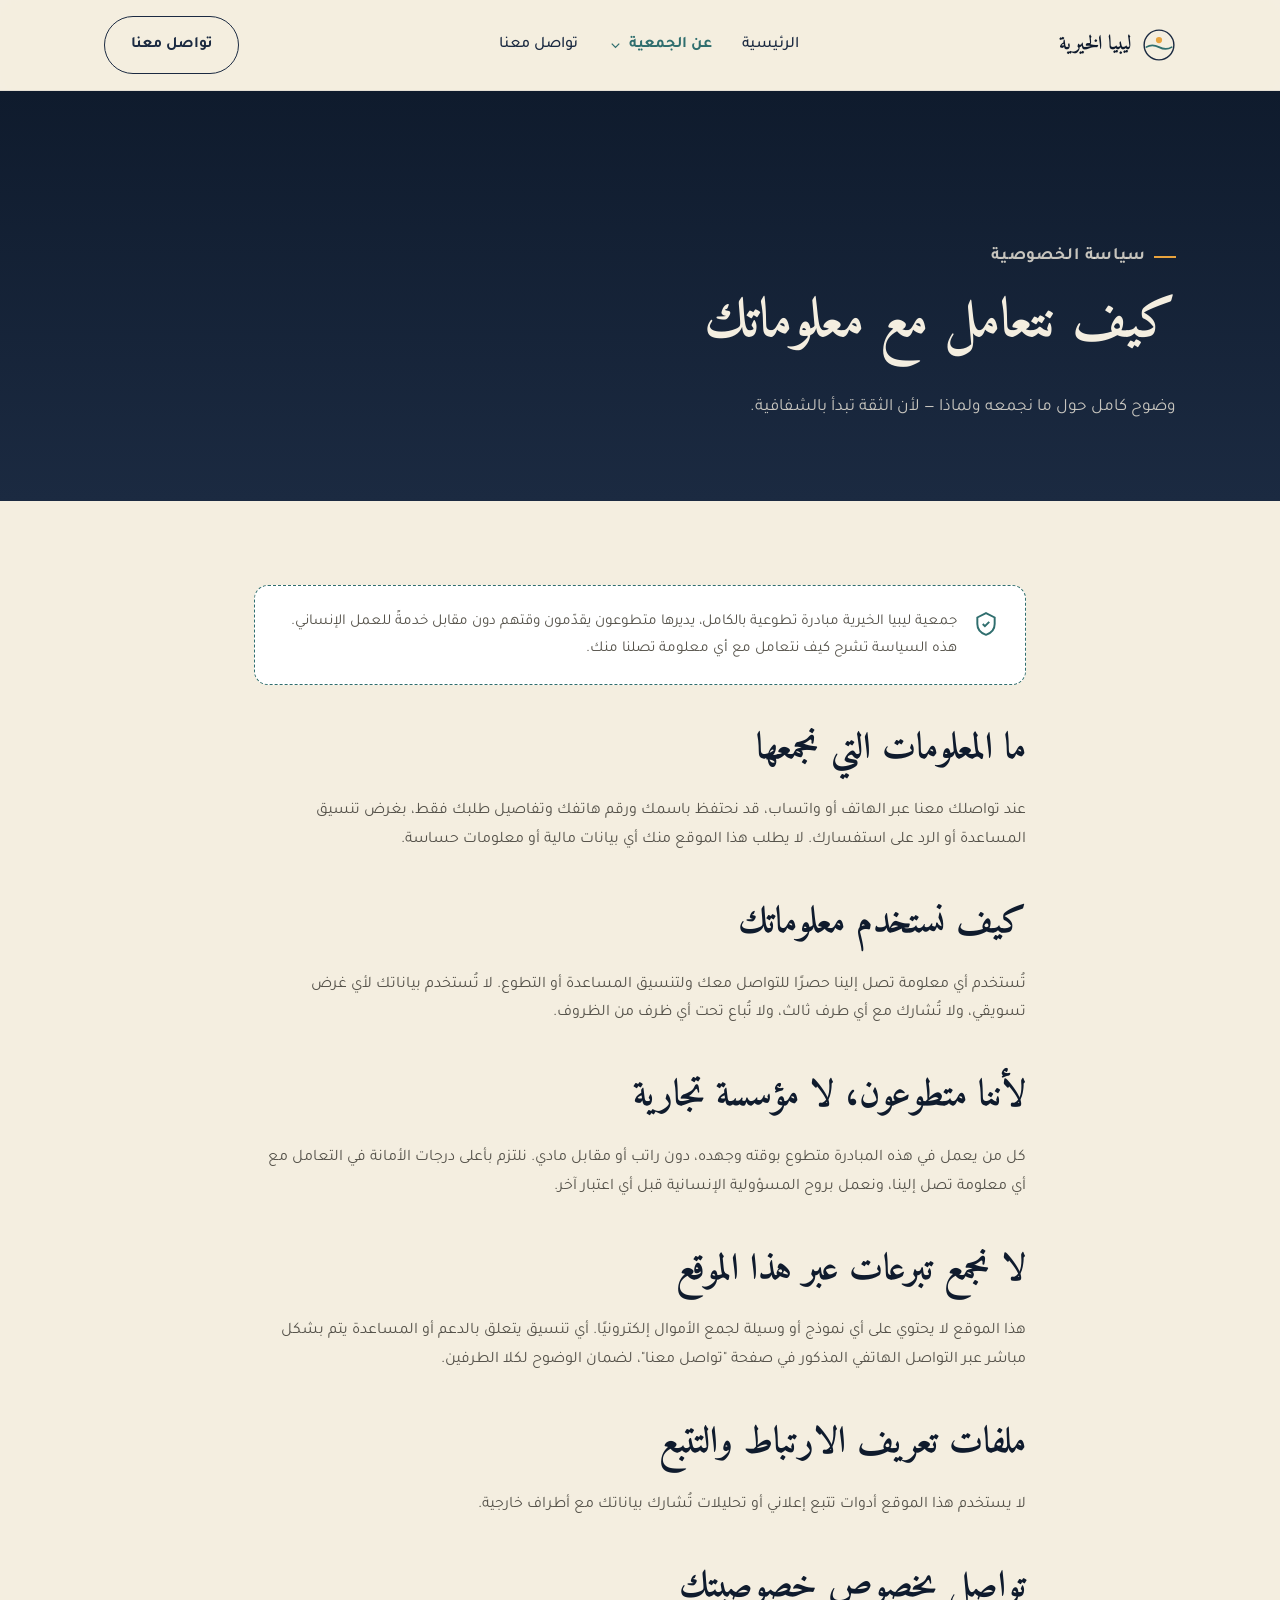
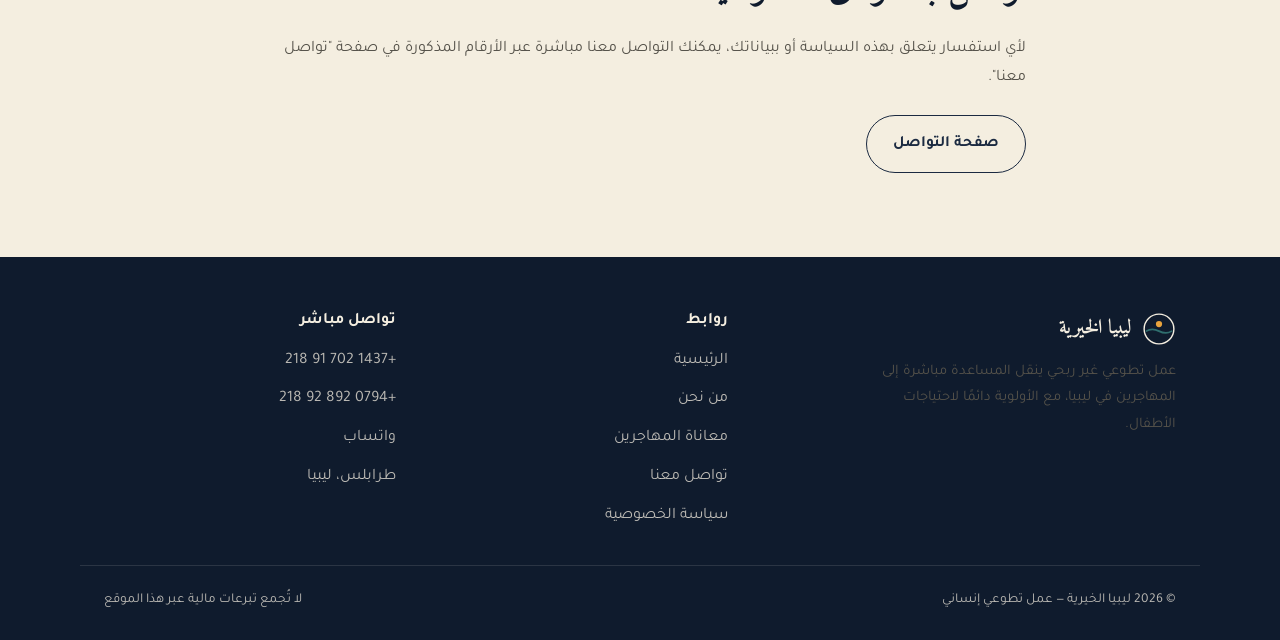
<file: privacy.html>
<!DOCTYPE html>
<html lang="ar" dir="rtl">
<head>
<meta charset="UTF-8">
<meta name="viewport" content="width=device-width, initial-scale=1.0">
<title>سياسة الخصوصية — ليبيا الخيرية</title>
<meta name="description" content="سياسة الخصوصية الخاصة بجمعية ليبيا الخيرية، عمل تطوعي يديره متطوعون.">
<link rel="preconnect" href="https://fonts.googleapis.com">
<link rel="preconnect" href="https://fonts.gstatic.com" crossorigin>
<link href="https://fonts.googleapis.com/css2?family=Amiri:wght@400;700&family=Tajawal:wght@400;500;700;900&display=swap" rel="stylesheet">
<link rel="stylesheet" href="css/style.css">
</head>
<body>

<a href="#main" class="skip-link">تخطَّ إلى المحتوى</a>

<header class="site-header">
  <nav class="nav container">
    <a href="index.html" class="brand">
      <svg class="brand-mark" viewBox="0 0 48 48" fill="none" xmlns="http://www.w3.org/2000/svg" aria-hidden="true">
        <circle cx="24" cy="24" r="21" stroke="#1B2A41" stroke-width="2"/>
        <path d="M6 27C11 24 18 24 24 27C30 30 37 30 42 27" stroke="#2F6E6E" stroke-width="2.4" stroke-linecap="round"/>
        <circle cx="24" cy="17" r="4.4" fill="#E8A33D"/>
      </svg>
      <span>ليبيا الخيرية</span>
    </a>
    <button class="nav-toggle" aria-label="فتح القائمة" aria-expanded="false">
      <span></span><span></span><span></span>
    </button>
    <ul class="nav-links">
      <li><a href="index.html">الرئيسية</a></li>
      <li class="nav-dropdown">
        <button type="button" class="nav-dropdown-toggle active" aria-expanded="false" aria-current="section">
          عن الجمعية
          <svg viewBox="0 0 24 24" fill="none" stroke="currentColor" stroke-width="2" aria-hidden="true"><path d="M6 9l6 6 6-6"/></svg>
        </button>
        <div class="nav-dropdown-menu">
          <a href="about.html">من نحن</a>
          <a href="hardships.html">معاناة المهاجرين</a>
          <a href="privacy.html" aria-current="page">سياسة الخصوصية</a>
        </div>
      </li>
      <li><a href="contact.html">تواصل معنا</a></li>
    </ul>
    <div class="nav-cta">
      <a href="contact.html" class="btn btn-ghost">تواصل معنا</a>
    </div>
  </nav>
</header>

<main id="main">

  <section class="page-hero" style="padding-bottom:60px;">
    <div class="container">
      <p class="eyebrow">سياسة الخصوصية</p>
      <h1>كيف نتعامل مع معلوماتك</h1>
      <p>وضوح كامل حول ما نجمعه ولماذا — لأن الثقة تبدأ بالشفافية.</p>
    </div>
  </section>

  <section>
    <div class="container" style="max-width: 820px;">

      <div class="trust-note reveal" style="margin-bottom: 40px;">
        <svg viewBox="0 0 24 24" fill="none" stroke="currentColor" stroke-width="1.8"><path d="M12 2l8 4v6c0 5-3.5 8.5-8 10-4.5-1.5-8-5-8-10V6l8-4z"/><path d="M9 12l2 2 4-4"/></svg>
        <p>جمعية ليبيا الخيرية مبادرة تطوعية بالكامل، يديرها متطوعون يقدّمون وقتهم دون مقابل خدمةً للعمل الإنساني. هذه السياسة تشرح كيف نتعامل مع أي معلومة تصلنا منك.</p>
      </div>

      <div class="reveal" style="display:grid; gap:28px;">
        <div>
          <h2>ما المعلومات التي نجمعها</h2>
          <p>عند تواصلك معنا عبر الهاتف أو واتساب، قد نحتفظ باسمك ورقم هاتفك وتفاصيل طلبك فقط، بغرض تنسيق المساعدة أو الرد على استفسارك. لا يطلب هذا الموقع منك أي بيانات مالية أو معلومات حساسة.</p>
        </div>

        <div>
          <h2>كيف نستخدم معلوماتك</h2>
          <p>تُستخدم أي معلومة تصل إلينا حصرًا للتواصل معك ولتنسيق المساعدة أو التطوع. لا تُستخدم بياناتك لأي غرض تسويقي، ولا تُشارك مع أي طرف ثالث، ولا تُباع تحت أي ظرف من الظروف.</p>
        </div>

        <div>
          <h2>لأننا متطوعون، لا مؤسسة تجارية</h2>
          <p>كل من يعمل في هذه المبادرة متطوع بوقته وجهده، دون راتب أو مقابل مادي. نلتزم بأعلى درجات الأمانة في التعامل مع أي معلومة تصل إلينا، ونعمل بروح المسؤولية الإنسانية قبل أي اعتبار آخر.</p>
        </div>

        <div>
          <h2>لا نجمع تبرعات عبر هذا الموقع</h2>
          <p>هذا الموقع لا يحتوي على أي نموذج أو وسيلة لجمع الأموال إلكترونيًا. أي تنسيق يتعلق بالدعم أو المساعدة يتم بشكل مباشر عبر التواصل الهاتفي المذكور في صفحة "تواصل معنا"، لضمان الوضوح لكلا الطرفين.</p>
        </div>

        <div>
          <h2>ملفات تعريف الارتباط والتتبع</h2>
          <p>لا يستخدم هذا الموقع أدوات تتبع إعلاني أو تحليلات تُشارك بياناتك مع أطراف خارجية.</p>
        </div>

        <div>
          <h2>تواصل بخصوص خصوصيتك</h2>
          <p>لأي استفسار يتعلق بهذه السياسة أو ببياناتك، يمكنك التواصل معنا مباشرة عبر الأرقام المذكورة في صفحة "تواصل معنا".</p>
          <a href="contact.html" class="btn btn-ghost" style="margin-top: 6px;">صفحة التواصل</a>
        </div>
      </div>

    </div>
  </section>

</main>

<footer>
  <div class="container footer-grid">
    <div>
      <a href="index.html" class="brand">
        <svg class="brand-mark" viewBox="0 0 48 48" fill="none" xmlns="http://www.w3.org/2000/svg" aria-hidden="true">
          <circle cx="24" cy="24" r="21" stroke="#F4EEE0" stroke-width="2"/>
          <path d="M6 27C11 24 18 24 24 27C30 30 37 30 42 27" stroke="#2F6E6E" stroke-width="2.4" stroke-linecap="round"/>
          <circle cx="24" cy="17" r="4.4" fill="#E8A33D"/>
        </svg>
        <span>ليبيا الخيرية</span>
      </a>
      <p style="max-width:320px; font-size:.92rem;">عمل تطوعي غير ربحي ينقل المساعدة مباشرة إلى المهاجرين في ليبيا، مع الأولوية دائمًا لاحتياجات الأطفال.</p>
    </div>
    <div>
      <h4>روابط</h4>
      <ul>
        <li><a href="index.html">الرئيسية</a></li>
        <li><a href="about.html">من نحن</a></li>
        <li><a href="hardships.html">معاناة المهاجرين</a></li>
        <li><a href="contact.html">تواصل معنا</a></li>
        <li><a href="privacy.html">سياسة الخصوصية</a></li>
      </ul>
    </div>
    <div>
      <h4>تواصل مباشر</h4>
      <ul>
        <li><a href="tel:+218917021437" style="direction:ltr; display:inline-block;">218 91 702 1437+</a></li>
        <li><a href="tel:+218928920794" style="direction:ltr; display:inline-block;">218 92 892 0794+</a></li>
        <li><a href="https://wa.me/218917021437" target="_blank" rel="noopener">واتساب</a></li>
        <li>طرابلس، ليبيا</li>
      </ul>
    </div>
  </div>
  <div class="container footer-bottom">
    <span>© <span id="year"></span> ليبيا الخيرية — عمل تطوعي إنساني</span>
    <span>لا تُجمع تبرعات مالية عبر هذا الموقع</span>
  </div>
</footer>

<script src="js/script.js"></script>
</body>
</html>
</file>
<file: css/style.css>
/* =========================================================
   ليبيا الخيرية — Stylesheet
   نظام تصميم: أفق العبور (خط يفصل بين ليل داكن وضوء دافئ،
   يرمز لرحلة الإنسان من الخطر إلى الأمان)
   ========================================================= */

:root{
  /* الألوان */
  --navy-deep:   #0F1B2D;   /* ليل البحر */
  --navy:        #1B2A41;   /* الأساس الداكن */
  --teal:        #2F6E6E;   /* أمان / هدوء */
  --amber:       #E8A33D;   /* دفء / أمل */
  --clay:        #B5502E;   /* تنبيه دافئ */
  --sand:        #F4EEE0;   /* الخلفية الفاتحة */
  --sand-dark:   #E7DAC0;
  --ink:         #22201C;
  --ink-soft:    #55524A;
  --white:       #FFFFFF;

  /* الطباعة */
  --font-display: 'Amiri', 'Noto Naskh Arabic', serif;
  --font-body: 'Tajawal', 'Noto Sans Arabic', sans-serif;

  --radius: 14px;
  --shadow-soft: 0 12px 32px rgba(15, 27, 45, 0.10);
  --shadow-lift: 0 20px 48px rgba(15, 27, 45, 0.16);

  --container: 1120px;
}

*, *::before, *::after{ box-sizing: border-box; }

html{ scroll-behavior: smooth; }

@media (prefers-reduced-motion: reduce){
  html{ scroll-behavior: auto; }
  *, *::before, *::after{
    animation-duration: 0.01ms !important;
    animation-iteration-count: 1 !important;
    transition-duration: 0.01ms !important;
    scroll-behavior: auto !important;
  }
}

body{
  margin: 0;
  font-family: var(--font-body);
  background: var(--sand);
  color: var(--ink);
  line-height: 1.8;
  -webkit-font-smoothing: antialiased;
}

img{ max-width: 100%; display: block; }

h1, h2, h3, h4{
  font-family: var(--font-display);
  color: var(--navy-deep);
  line-height: 1.35;
  margin: 0 0 0.6em;
  font-weight: 700;
}

h1{ font-size: clamp(2.2rem, 4.5vw, 3.4rem); }
h2{ font-size: clamp(1.7rem, 3vw, 2.3rem); }
h3{ font-size: 1.25rem; }

p{ margin: 0 0 1em; color: var(--ink-soft); }

a{ color: inherit; text-decoration: none; }

.container{
  width: 100%;
  max-width: var(--container);
  margin-inline: auto;
  padding-inline: 24px;
}

.eyebrow{
  display: inline-flex;
  align-items: center;
  gap: 8px;
  font-size: 0.82rem;
  font-weight: 700;
  letter-spacing: 0.04em;
  color: var(--teal);
  margin-bottom: 14px;
}
.eyebrow::before{
  content: "";
  width: 22px;
  height: 2px;
  background: var(--amber);
  display: inline-block;
}

.btn{
  display: inline-flex;
  align-items: center;
  gap: 10px;
  padding: 14px 26px;
  border-radius: 999px;
  font-family: var(--font-body);
  font-weight: 700;
  font-size: 0.98rem;
  border: 1.5px solid transparent;
  cursor: pointer;
  transition: transform 0.25s ease, box-shadow 0.25s ease, background 0.25s ease, color 0.25s ease;
}
.btn:hover{ transform: translateY(-2px); }
.btn:focus-visible{
  outline: 3px solid var(--amber);
  outline-offset: 3px;
}

.btn-primary{
  background: var(--amber);
  color: var(--navy-deep);
  box-shadow: var(--shadow-soft);
}
.btn-primary:hover{ box-shadow: var(--shadow-lift); background:#f0af51; }

.btn-outline{
  background: transparent;
  border-color: rgba(244,238,224,0.5);
  color: var(--sand);
}
.btn-outline:hover{ background: rgba(244,238,224,0.12); }

.btn-ghost{
  background: transparent;
  border-color: var(--navy);
  color: var(--navy);
}
.btn-ghost:hover{ background: var(--navy); color: var(--sand); }

/* ============ Header ============ */
.site-header{
  position: sticky;
  top: 0;
  z-index: 100;
  background: rgba(244, 238, 224, 0.92);
  backdrop-filter: saturate(160%) blur(10px);
  border-bottom: 1px solid rgba(27,42,65,0.08);
}
.nav{
  display: flex;
  align-items: center;
  justify-content: space-between;
  padding-block: 16px;
}
.brand{
  display: flex;
  align-items: center;
  gap: 10px;
  font-family: var(--font-display);
  font-weight: 700;
  font-size: 1.25rem;
  color: var(--navy-deep);
}
.brand-mark{ width: 34px; height: 34px; flex-shrink: 0; }

.nav-links{
  display: flex;
  align-items: center;
  gap: 30px;
  list-style: none;
  margin: 0; padding: 0;
}
.nav-links a{
  font-weight: 500;
  color: var(--navy);
  position: relative;
  padding-block: 4px;
}
.nav-links a::after{
  content:"";
  position:absolute;
  right:0; left:0; bottom:-3px;
  height:2px;
  background: var(--amber);
  transform: scaleX(0);
  transform-origin: right;
  transition: transform .3s ease;
}
.nav-links a:hover::after,
.nav-links a[aria-current="page"]::after{ transform: scaleX(1); }
.nav-links a[aria-current="page"]{ color: var(--teal); font-weight: 700; }

/* ============ Dropdown ============ */
.nav-dropdown{ position: relative; }
.nav-dropdown-toggle{
  display: flex;
  align-items: center;
  gap: 6px;
  background: none;
  border: none;
  font-family: var(--font-body);
  font-size: 1rem;
  font-weight: 500;
  color: var(--navy);
  cursor: pointer;
  padding: 4px 0;
}
.nav-dropdown-toggle svg{
  width: 15px; height: 15px;
  transition: transform .25s ease;
  flex-shrink: 0;
}
.nav-dropdown.open .nav-dropdown-toggle svg{ transform: rotate(180deg); }
.nav-dropdown-toggle.active,
.nav-dropdown-toggle[aria-current="section"]{ color: var(--teal); font-weight: 700; }

.nav-dropdown-menu{
  position: absolute;
  top: calc(100% + 14px);
  right: 0;
  min-width: 220px;
  background: var(--white);
  border: 1px solid rgba(27,42,65,0.08);
  border-radius: 14px;
  box-shadow: var(--shadow-lift);
  padding: 8px;
  display: none;
  flex-direction: column;
  gap: 2px;
  z-index: 50;
}
.nav-dropdown.open .nav-dropdown-menu{ display: flex; }
.nav-dropdown-menu a{
  padding: 10px 12px;
  border-radius: 8px;
  font-size: .95rem;
  font-weight: 500;
  color: var(--ink);
  display: block;
}
.nav-dropdown-menu a::after{ content: none; }
.nav-dropdown-menu a:hover{ background: var(--sand); color: var(--navy-deep); }
.nav-dropdown-menu a[aria-current="page"]{ color: var(--teal); font-weight: 700; background: var(--sand); }

.nav-cta{ display:flex; align-items:center; gap: 12px; }

.nav-toggle{
  display: none;
  background: none;
  border: none;
  cursor: pointer;
  padding: 6px;
}
.nav-toggle span{
  display:block; width: 24px; height: 2px; background: var(--navy);
  margin: 5px 0; transition: all .25s ease;
}

@media (max-width: 880px){
  .nav-links{
    position: fixed;
    inset-inline: 0;
    top: 68px;
    background: var(--sand);
    flex-direction: column;
    align-items: flex-start;
    gap: 0;
    padding: 10px 24px 20px;
    border-bottom: 1px solid rgba(27,42,65,0.08);
    transform: translateY(-8px);
    opacity: 0;
    pointer-events: none;
    transition: all .25s ease;
  }
  .nav-links.open{
    transform: translateY(0);
    opacity: 1;
    pointer-events: auto;
  }
  .nav-links li{ width: 100%; padding-block: 12px; border-bottom: 1px dashed rgba(27,42,65,0.08); }
  .nav-toggle{ display: block; }
  .nav-cta .btn-ghost{ display:none; }

  .nav-dropdown-toggle{ width: 100%; justify-content: space-between; padding-block: 4px; }
  .nav-dropdown-menu{
    position: static;
    box-shadow: none;
    border: none;
    border-radius: 0;
    padding: 4px 0 0 14px;
    margin-top: 10px;
    display: none;
  }
  .nav-dropdown.open .nav-dropdown-menu{ display: flex; }
  .nav-dropdown-menu a{ padding: 8px 12px; }
}

/* ============ Hero ============ */
.hero{
  position: relative;
  background: linear-gradient(180deg, var(--navy-deep) 0%, var(--navy) 65%, var(--teal) 100%);
  color: var(--sand);
  overflow: hidden;
  padding-top: 90px;
}
.hero-inner{
  position: relative;
  z-index: 2;
  padding-block: 70px 130px;
  display: grid;
  gap: 24px;
  max-width: 720px;
}
.hero p.lead{ color: rgba(244,238,224,0.82); font-size: 1.12rem; max-width: 620px; }
.hero h1{ color: var(--sand); }
.hero-actions{ display:flex; gap: 16px; flex-wrap: wrap; margin-top: 8px; }

.horizon{
  position: absolute;
  inset-inline: 0;
  bottom: -1px;
  width: 100%;
  height: auto;
  z-index: 1;
  display: block;
}

.hero-badges{
  display: flex;
  gap: 26px;
  flex-wrap: wrap;
  margin-top: 30px;
  padding-top: 26px;
  border-top: 1px solid rgba(244,238,224,0.18);
}
.hero-badge{ display:flex; align-items:center; gap: 10px; font-size: .92rem; color: rgba(244,238,224,0.85); }
.hero-badge svg{ width: 20px; height: 20px; flex-shrink:0; }

/* ============ Sections ============ */
section{ padding-block: 84px; }
.section-head{ max-width: 640px; margin-bottom: 46px; }
.section-alt{ background: var(--white); }
.section-navy{ background: var(--navy-deep); color: var(--sand); }
.section-navy h2, .section-navy h3{ color: var(--sand); }
.section-navy p{ color: rgba(244,238,224,0.78); }

/* divider between sections shaped like a horizon line */
.divider{
  width: 100%;
  height: 46px;
  display: block;
}

/* ============ Cards grid ============ */
.grid{
  display: grid;
  gap: 26px;
  grid-template-columns: repeat(4, 1fr);
}
@media (max-width: 980px){ .grid{ grid-template-columns: repeat(2,1fr); } }
@media (max-width: 560px){ .grid{ grid-template-columns: 1fr; } }

.card{
  background: var(--white);
  border-radius: var(--radius);
  padding: 30px 26px;
  box-shadow: var(--shadow-soft);
  border: 1px solid rgba(27,42,65,0.06);
  transition: transform .3s ease, box-shadow .3s ease;
}
.card:hover{ transform: translateY(-6px); box-shadow: var(--shadow-lift); }
.card-icon{
  width: 52px; height: 52px;
  display:flex; align-items:center; justify-content:center;
  border-radius: 14px;
  background: var(--sand);
  color: var(--teal);
  margin-bottom: 18px;
}
.card-icon svg{ width: 26px; height: 26px; }
.card h3{ margin-bottom: 8px; }
.card p{ margin: 0; font-size: 0.96rem; }

/* ============ Two column ============ */
.split{
  display: grid;
  grid-template-columns: 1fr 1fr;
  gap: 60px;
  align-items: center;
}
@media (max-width: 880px){ .split{ grid-template-columns: 1fr; gap: 34px; } }

.panel{
  background: var(--white);
  border-radius: var(--radius);
  padding: 34px;
  box-shadow: var(--shadow-soft);
}

.stat-strip{
  display:flex;
  flex-wrap: wrap;
  gap: 40px;
}
.stat-strip div{ min-width: 150px; }
.stat-strip strong{
  display:block; font-family: var(--font-display); font-size: 1.6rem; color: var(--amber);
}
.stat-strip span{ font-size: .88rem; color: rgba(244,238,224,0.75); }

/* ============ Timeline / hardship list ============ */
.issue-list{ display: grid; gap: 20px; }
.issue{
  display:grid;
  grid-template-columns: 46px 1fr;
  gap: 18px;
  background: var(--white);
  border-radius: var(--radius);
  padding: 22px 24px;
  box-shadow: var(--shadow-soft);
  border-right: 3px solid var(--amber);
}
.issue-icon{
  width: 46px; height: 46px;
  border-radius: 12px;
  background: var(--sand);
  display:flex; align-items:center; justify-content:center;
  color: var(--clay);
}
.issue-icon svg{ width: 24px; height: 24px; }
.issue h3{ margin-bottom: 6px; font-size: 1.12rem; }
.issue p{ margin: 0; font-size: .95rem; }

/* ============ Callout / quote ============ */
.callout{
  background: var(--sand-dark);
  border-radius: var(--radius);
  padding: 34px 38px;
  position: relative;
  font-family: var(--font-display);
  font-size: 1.25rem;
  color: var(--navy-deep);
  line-height: 1.9;
}
.callout::before{
  content: "”";
  font-family: var(--font-display);
  font-size: 3.4rem;
  color: var(--amber);
  position:absolute;
  top: 6px; right: 22px;
  line-height: 1;
}

/* ============ Contact ============ */
.contact-grid{
  display:grid;
  grid-template-columns: repeat(2,1fr);
  gap: 22px;
}
@media (max-width: 700px){ .contact-grid{ grid-template-columns: 1fr; } }

.contact-card{
  background: var(--white);
  border-radius: var(--radius);
  padding: 28px;
  box-shadow: var(--shadow-soft);
  display:flex;
  flex-direction: column;
  gap: 14px;
}
.contact-card .row{ display:flex; align-items:center; gap: 12px; }
.contact-card .row svg{ width: 22px; height:22px; color: var(--teal); flex-shrink:0; }
.contact-card a.value{ font-weight: 700; font-size: 1.05rem; color: var(--navy-deep); direction: ltr; text-align: right; display:block; }
.contact-card .btn{ align-self: flex-start; margin-top: 6px; }

.map-note{
  background: var(--navy-deep);
  color: var(--sand);
  border-radius: var(--radius);
  padding: 26px;
  display:flex; align-items:center; gap: 16px;
}
.map-note svg{ width: 30px; height:30px; color: var(--amber); flex-shrink:0; }

/* ============ Trust note banner ============ */
.trust-note{
  background: var(--white);
  border: 1.5px dashed var(--teal);
  border-radius: var(--radius);
  padding: 22px 26px;
  display:flex;
  gap: 16px;
  align-items:flex-start;
}
.trust-note svg{ width: 26px; height: 26px; color: var(--teal); flex-shrink:0; margin-top: 3px; }
.trust-note p{ margin:0; font-size:.95rem; }

/* ============ Footer ============ */
footer{
  background: var(--navy-deep);
  color: rgba(244,238,224,0.75);
  padding-block: 54px 28px;
}
.footer-grid{
  display:grid;
  grid-template-columns: 1.4fr 1fr 1fr;
  gap: 40px;
  padding-bottom: 34px;
}
@media (max-width: 760px){ .footer-grid{ grid-template-columns: 1fr; gap: 28px; } }
footer h4{ color: var(--sand); font-size: 1rem; font-family: var(--font-body); font-weight:700; margin-bottom: 14px; }
footer .brand{ color: var(--sand); margin-bottom: 12px; }
footer ul{ list-style:none; margin:0; padding:0; display:grid; gap: 10px; }
footer a:hover{ color: var(--amber); }
.footer-bottom{
  border-top: 1px solid rgba(244,238,224,0.12);
  padding-top: 22px;
  display:flex;
  justify-content: space-between;
  flex-wrap: wrap;
  gap: 12px;
  font-size: .85rem;
}

/* ============ Reveal on scroll ============ */
.reveal{
  opacity: 0;
  transform: translateY(18px);
  transition: opacity .7s ease, transform .7s ease;
}
.reveal.is-visible{ opacity: 1; transform: translateY(0); }

/* ============ Page hero (inner pages) ============ */
.page-hero{
  background: linear-gradient(180deg, var(--navy-deep), var(--navy));
  color: var(--sand);
  padding-top: 150px;
  padding-bottom: 90px;
  position: relative;
  overflow: hidden;
}
.page-hero h1{ color: var(--sand); max-width: 760px; }
.page-hero p{ color: rgba(244,238,224,0.8); max-width: 620px; font-size: 1.08rem; }

/* skip link */
.skip-link{
  position:absolute; right: 12px; top: -60px;
  background: var(--amber); color: var(--navy-deep);
  padding: 10px 18px; border-radius: 8px; font-weight:700;
  transition: top .2s ease; z-index: 200;
}
.skip-link:focus{ top: 12px; }
</file>
